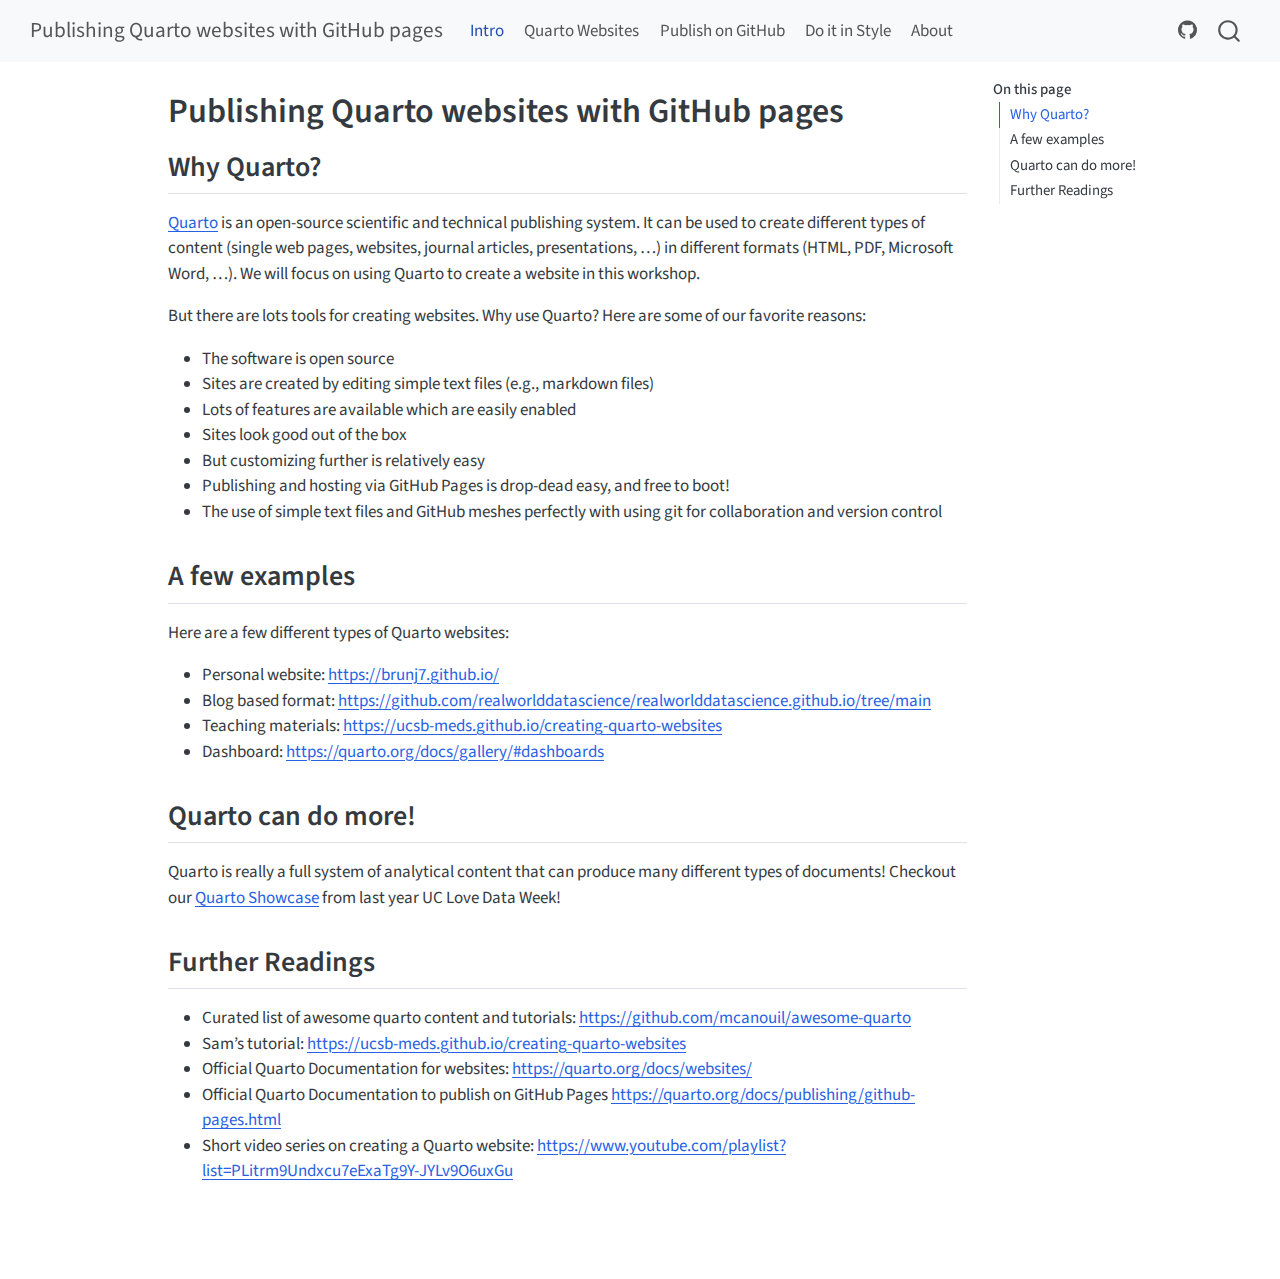
<file: docs/index.html>
<!DOCTYPE html>
<html xmlns="http://www.w3.org/1999/xhtml" lang="en" xml:lang="en"><head>

<meta charset="utf-8">
<meta name="generator" content="quarto-1.8.27">

<meta name="viewport" content="width=device-width, initial-scale=1.0, user-scalable=yes">


<title>Publishing Quarto websites with GitHub pages</title>
<style>
code{white-space: pre-wrap;}
span.smallcaps{font-variant: small-caps;}
div.columns{display: flex; gap: min(4vw, 1.5em);}
div.column{flex: auto; overflow-x: auto;}
div.hanging-indent{margin-left: 1.5em; text-indent: -1.5em;}
ul.task-list{list-style: none;}
ul.task-list li input[type="checkbox"] {
  width: 0.8em;
  margin: 0 0.8em 0.2em -1em; /* quarto-specific, see https://github.com/quarto-dev/quarto-cli/issues/4556 */ 
  vertical-align: middle;
}
</style>


<script src="site_libs/quarto-nav/quarto-nav.js"></script>
<script src="site_libs/quarto-nav/headroom.min.js"></script>
<script src="site_libs/clipboard/clipboard.min.js"></script>
<script src="site_libs/quarto-search/autocomplete.umd.js"></script>
<script src="site_libs/quarto-search/fuse.min.js"></script>
<script src="site_libs/quarto-search/quarto-search.js"></script>
<meta name="quarto:offset" content="./">
<script src="site_libs/quarto-html/quarto.js" type="module"></script>
<script src="site_libs/quarto-html/tabsets/tabsets.js" type="module"></script>
<script src="site_libs/quarto-html/axe/axe-check.js" type="module"></script>
<script src="site_libs/quarto-html/popper.min.js"></script>
<script src="site_libs/quarto-html/tippy.umd.min.js"></script>
<script src="site_libs/quarto-html/anchor.min.js"></script>
<link href="site_libs/quarto-html/tippy.css" rel="stylesheet">
<link href="site_libs/quarto-html/quarto-syntax-highlighting-ed96de9b727972fe78a7b5d16c58bf87.css" rel="stylesheet" id="quarto-text-highlighting-styles">
<script src="site_libs/bootstrap/bootstrap.min.js"></script>
<link href="site_libs/bootstrap/bootstrap-icons.css" rel="stylesheet">
<link href="site_libs/bootstrap/bootstrap-5b4ad623e5705c0698d39aec6f10cf02.min.css" rel="stylesheet" append-hash="true" id="quarto-bootstrap" data-mode="light">
<script id="quarto-search-options" type="application/json">{
  "location": "navbar",
  "copy-button": false,
  "collapse-after": 3,
  "panel-placement": "end",
  "type": "overlay",
  "limit": 50,
  "keyboard-shortcut": [
    "f",
    "/",
    "s"
  ],
  "show-item-context": false,
  "language": {
    "search-no-results-text": "No results",
    "search-matching-documents-text": "matching documents",
    "search-copy-link-title": "Copy link to search",
    "search-hide-matches-text": "Hide additional matches",
    "search-more-match-text": "more match in this document",
    "search-more-matches-text": "more matches in this document",
    "search-clear-button-title": "Clear",
    "search-text-placeholder": "",
    "search-detached-cancel-button-title": "Cancel",
    "search-submit-button-title": "Submit",
    "search-label": "Search"
  }
}</script>


<link rel="stylesheet" href="styles.css">
</head>

<body class="nav-fixed quarto-light">

<div id="quarto-search-results"></div>
  <header id="quarto-header" class="headroom fixed-top">
    <nav class="navbar navbar-expand-lg " data-bs-theme="dark">
      <div class="navbar-container container-fluid">
      <div class="navbar-brand-container mx-auto">
    <a class="navbar-brand" href="./index.html">
    <span class="navbar-title">Publishing Quarto websites with GitHub pages</span>
    </a>
  </div>
            <div id="quarto-search" class="" title="Search"></div>
          <button class="navbar-toggler" type="button" data-bs-toggle="collapse" data-bs-target="#navbarCollapse" aria-controls="navbarCollapse" role="menu" aria-expanded="false" aria-label="Toggle navigation" onclick="if (window.quartoToggleHeadroom) { window.quartoToggleHeadroom(); }">
  <span class="navbar-toggler-icon"></span>
</button>
          <div class="collapse navbar-collapse" id="navbarCollapse">
            <ul class="navbar-nav navbar-nav-scroll me-auto">
  <li class="nav-item">
    <a class="nav-link active" href="./index.html" aria-current="page"> 
<span class="menu-text">Intro</span></a>
  </li>  
  <li class="nav-item">
    <a class="nav-link" href="./intro.html"> 
<span class="menu-text">Quarto Websites</span></a>
  </li>  
  <li class="nav-item">
    <a class="nav-link" href="./github.html"> 
<span class="menu-text">Publish on GitHub</span></a>
  </li>  
  <li class="nav-item">
    <a class="nav-link" href="./customize.html"> 
<span class="menu-text">Do it in Style</span></a>
  </li>  
  <li class="nav-item">
    <a class="nav-link" href="./about.html"> 
<span class="menu-text">About</span></a>
  </li>  
</ul>
            <ul class="navbar-nav navbar-nav-scroll ms-auto">
  <li class="nav-item compact">
    <a class="nav-link" href="https://github.com/UCSB-Library-Research-Data-Services/ucldw26-quarto-websites"> <i class="bi bi-github" role="img">
</i> 
<span class="menu-text"></span></a>
  </li>  
</ul>
          </div> <!-- /navcollapse -->
            <div class="quarto-navbar-tools">
</div>
      </div> <!-- /container-fluid -->
    </nav>
</header>
<!-- content -->
<div id="quarto-content" class="quarto-container page-columns page-rows-contents page-layout-article page-navbar">
<!-- sidebar -->
<!-- margin-sidebar -->
    <div id="quarto-margin-sidebar" class="sidebar margin-sidebar">
        <nav id="TOC" role="doc-toc" class="toc-active">
    <h2 id="toc-title">On this page</h2>
   
  <ul>
  <li><a href="#why-quarto" id="toc-why-quarto" class="nav-link active" data-scroll-target="#why-quarto">Why Quarto?</a></li>
  <li><a href="#a-few-examples" id="toc-a-few-examples" class="nav-link" data-scroll-target="#a-few-examples">A few examples</a></li>
  <li><a href="#quarto-can-do-more" id="toc-quarto-can-do-more" class="nav-link" data-scroll-target="#quarto-can-do-more">Quarto can do more!</a></li>
  <li><a href="#further-readings" id="toc-further-readings" class="nav-link" data-scroll-target="#further-readings">Further Readings</a></li>
  </ul>
</nav>
    </div>
<!-- main -->
<main class="content" id="quarto-document-content">

<header id="title-block-header" class="quarto-title-block default">
<div class="quarto-title">
<h1 class="title">Publishing Quarto websites with GitHub pages</h1>
</div>



<div class="quarto-title-meta">

    
  
    
  </div>
  


</header>


<section id="why-quarto" class="level2">
<h2 class="anchored" data-anchor-id="why-quarto">Why Quarto?</h2>
<p><a href="https://quarto.org">Quarto</a> is an open-source scientific and technical publishing system. It can be used to create different types of content (single web pages, websites, journal articles, presentations, …) in different formats (HTML, PDF, Microsoft Word, …). We will focus on using Quarto to create a website in this workshop.</p>
<p>But there are lots tools for creating websites. Why use Quarto? Here are some of our favorite reasons:</p>
<ul>
<li>The software is open source</li>
<li>Sites are created by editing simple text files (e.g., markdown files)</li>
<li>Lots of features are available which are easily enabled</li>
<li>Sites look good out of the box</li>
<li>But customizing further is relatively easy</li>
<li>Publishing and hosting via GitHub Pages is drop-dead easy, and free to boot!</li>
<li>The use of simple text files and GitHub meshes perfectly with using git for collaboration and version control</li>
</ul>
</section>
<section id="a-few-examples" class="level2">
<h2 class="anchored" data-anchor-id="a-few-examples">A few examples</h2>
<p>Here are a few different types of Quarto websites:</p>
<ul>
<li>Personal website: <a href="https://brunj7.github.io/" class="uri">https://brunj7.github.io/</a></li>
<li>Blog based format: <a href="https://github.com/realworlddatascience/realworlddatascience.github.io/tree/main" class="uri">https://github.com/realworlddatascience/realworlddatascience.github.io/tree/main</a></li>
<li>Teaching materials: <a href="https://ucsb-meds.github.io/creating-quarto-websites" class="uri">https://ucsb-meds.github.io/creating-quarto-websites</a></li>
<li>Dashboard: <a href="https://quarto.org/docs/gallery/#dashboards" class="uri">https://quarto.org/docs/gallery/#dashboards</a></li>
</ul>
</section>
<section id="quarto-can-do-more" class="level2">
<h2 class="anchored" data-anchor-id="quarto-can-do-more">Quarto can do more!</h2>
<p>Quarto is really a full system of analytical content that can produce many different types of documents! Checkout our <a href="https://ucsb-library-research-data-services.github.io/ucldw25-quarto-showcase/quarto_intro.html">Quarto Showcase</a> from last year UC Love Data Week!</p>
</section>
<section id="further-readings" class="level2">
<h2 class="anchored" data-anchor-id="further-readings">Further Readings</h2>
<ul>
<li>Curated list of awesome quarto content and tutorials: <a href="https://github.com/mcanouil/awesome-quarto" class="uri">https://github.com/mcanouil/awesome-quarto</a></li>
<li>Sam’s tutorial: <a href="https://ucsb-meds.github.io/creating-quarto-websites" class="uri">https://ucsb-meds.github.io/creating-quarto-websites</a></li>
<li>Official Quarto Documentation for websites: <a href="https://quarto.org/docs/websites/" class="uri">https://quarto.org/docs/websites/</a></li>
<li>Official Quarto Documentation to publish on GitHub Pages <a href="https://quarto.org/docs/publishing/github-pages.html" class="uri">https://quarto.org/docs/publishing/github-pages.html</a></li>
<li>Short video series on creating a Quarto website: <a href="https://www.youtube.com/playlist?list=PLitrm9Undxcu7eExaTg9Y-JYLv9O6uxGu" class="uri">https://www.youtube.com/playlist?list=PLitrm9Undxcu7eExaTg9Y-JYLv9O6uxGu</a></li>
</ul>


</section>

</main> <!-- /main -->
<script id="quarto-html-after-body" type="application/javascript">
  window.document.addEventListener("DOMContentLoaded", function (event) {
    const icon = "";
    const anchorJS = new window.AnchorJS();
    anchorJS.options = {
      placement: 'right',
      icon: icon
    };
    anchorJS.add('.anchored');
    const isCodeAnnotation = (el) => {
      for (const clz of el.classList) {
        if (clz.startsWith('code-annotation-')) {                     
          return true;
        }
      }
      return false;
    }
    const onCopySuccess = function(e) {
      // button target
      const button = e.trigger;
      // don't keep focus
      button.blur();
      // flash "checked"
      button.classList.add('code-copy-button-checked');
      var currentTitle = button.getAttribute("title");
      button.setAttribute("title", "Copied!");
      let tooltip;
      if (window.bootstrap) {
        button.setAttribute("data-bs-toggle", "tooltip");
        button.setAttribute("data-bs-placement", "left");
        button.setAttribute("data-bs-title", "Copied!");
        tooltip = new bootstrap.Tooltip(button, 
          { trigger: "manual", 
            customClass: "code-copy-button-tooltip",
            offset: [0, -8]});
        tooltip.show();    
      }
      setTimeout(function() {
        if (tooltip) {
          tooltip.hide();
          button.removeAttribute("data-bs-title");
          button.removeAttribute("data-bs-toggle");
          button.removeAttribute("data-bs-placement");
        }
        button.setAttribute("title", currentTitle);
        button.classList.remove('code-copy-button-checked');
      }, 1000);
      // clear code selection
      e.clearSelection();
    }
    const getTextToCopy = function(trigger) {
      const outerScaffold = trigger.parentElement.cloneNode(true);
      const codeEl = outerScaffold.querySelector('code');
      for (const childEl of codeEl.children) {
        if (isCodeAnnotation(childEl)) {
          childEl.remove();
        }
      }
      return codeEl.innerText;
    }
    const clipboard = new window.ClipboardJS('.code-copy-button:not([data-in-quarto-modal])', {
      text: getTextToCopy
    });
    clipboard.on('success', onCopySuccess);
    if (window.document.getElementById('quarto-embedded-source-code-modal')) {
      const clipboardModal = new window.ClipboardJS('.code-copy-button[data-in-quarto-modal]', {
        text: getTextToCopy,
        container: window.document.getElementById('quarto-embedded-source-code-modal')
      });
      clipboardModal.on('success', onCopySuccess);
    }
      var localhostRegex = new RegExp(/^(?:http|https):\/\/localhost\:?[0-9]*\//);
      var mailtoRegex = new RegExp(/^mailto:/);
        var filterRegex = new RegExp('/' + window.location.host + '/');
      var isInternal = (href) => {
          return filterRegex.test(href) || localhostRegex.test(href) || mailtoRegex.test(href);
      }
      // Inspect non-navigation links and adorn them if external
     var links = window.document.querySelectorAll('a[href]:not(.nav-link):not(.navbar-brand):not(.toc-action):not(.sidebar-link):not(.sidebar-item-toggle):not(.pagination-link):not(.no-external):not([aria-hidden]):not(.dropdown-item):not(.quarto-navigation-tool):not(.about-link)');
      for (var i=0; i<links.length; i++) {
        const link = links[i];
        if (!isInternal(link.href)) {
          // undo the damage that might have been done by quarto-nav.js in the case of
          // links that we want to consider external
          if (link.dataset.originalHref !== undefined) {
            link.href = link.dataset.originalHref;
          }
        }
      }
    function tippyHover(el, contentFn, onTriggerFn, onUntriggerFn) {
      const config = {
        allowHTML: true,
        maxWidth: 500,
        delay: 100,
        arrow: false,
        appendTo: function(el) {
            return el.parentElement;
        },
        interactive: true,
        interactiveBorder: 10,
        theme: 'quarto',
        placement: 'bottom-start',
      };
      if (contentFn) {
        config.content = contentFn;
      }
      if (onTriggerFn) {
        config.onTrigger = onTriggerFn;
      }
      if (onUntriggerFn) {
        config.onUntrigger = onUntriggerFn;
      }
      window.tippy(el, config); 
    }
    const noterefs = window.document.querySelectorAll('a[role="doc-noteref"]');
    for (var i=0; i<noterefs.length; i++) {
      const ref = noterefs[i];
      tippyHover(ref, function() {
        // use id or data attribute instead here
        let href = ref.getAttribute('data-footnote-href') || ref.getAttribute('href');
        try { href = new URL(href).hash; } catch {}
        const id = href.replace(/^#\/?/, "");
        const note = window.document.getElementById(id);
        if (note) {
          return note.innerHTML;
        } else {
          return "";
        }
      });
    }
    const xrefs = window.document.querySelectorAll('a.quarto-xref');
    const processXRef = (id, note) => {
      // Strip column container classes
      const stripColumnClz = (el) => {
        el.classList.remove("page-full", "page-columns");
        if (el.children) {
          for (const child of el.children) {
            stripColumnClz(child);
          }
        }
      }
      stripColumnClz(note)
      if (id === null || id.startsWith('sec-')) {
        // Special case sections, only their first couple elements
        const container = document.createElement("div");
        if (note.children && note.children.length > 2) {
          container.appendChild(note.children[0].cloneNode(true));
          for (let i = 1; i < note.children.length; i++) {
            const child = note.children[i];
            if (child.tagName === "P" && child.innerText === "") {
              continue;
            } else {
              container.appendChild(child.cloneNode(true));
              break;
            }
          }
          if (window.Quarto?.typesetMath) {
            window.Quarto.typesetMath(container);
          }
          return container.innerHTML
        } else {
          if (window.Quarto?.typesetMath) {
            window.Quarto.typesetMath(note);
          }
          return note.innerHTML;
        }
      } else {
        // Remove any anchor links if they are present
        const anchorLink = note.querySelector('a.anchorjs-link');
        if (anchorLink) {
          anchorLink.remove();
        }
        if (window.Quarto?.typesetMath) {
          window.Quarto.typesetMath(note);
        }
        if (note.classList.contains("callout")) {
          return note.outerHTML;
        } else {
          return note.innerHTML;
        }
      }
    }
    for (var i=0; i<xrefs.length; i++) {
      const xref = xrefs[i];
      tippyHover(xref, undefined, function(instance) {
        instance.disable();
        let url = xref.getAttribute('href');
        let hash = undefined; 
        if (url.startsWith('#')) {
          hash = url;
        } else {
          try { hash = new URL(url).hash; } catch {}
        }
        if (hash) {
          const id = hash.replace(/^#\/?/, "");
          const note = window.document.getElementById(id);
          if (note !== null) {
            try {
              const html = processXRef(id, note.cloneNode(true));
              instance.setContent(html);
            } finally {
              instance.enable();
              instance.show();
            }
          } else {
            // See if we can fetch this
            fetch(url.split('#')[0])
            .then(res => res.text())
            .then(html => {
              const parser = new DOMParser();
              const htmlDoc = parser.parseFromString(html, "text/html");
              const note = htmlDoc.getElementById(id);
              if (note !== null) {
                const html = processXRef(id, note);
                instance.setContent(html);
              } 
            }).finally(() => {
              instance.enable();
              instance.show();
            });
          }
        } else {
          // See if we can fetch a full url (with no hash to target)
          // This is a special case and we should probably do some content thinning / targeting
          fetch(url)
          .then(res => res.text())
          .then(html => {
            const parser = new DOMParser();
            const htmlDoc = parser.parseFromString(html, "text/html");
            const note = htmlDoc.querySelector('main.content');
            if (note !== null) {
              // This should only happen for chapter cross references
              // (since there is no id in the URL)
              // remove the first header
              if (note.children.length > 0 && note.children[0].tagName === "HEADER") {
                note.children[0].remove();
              }
              const html = processXRef(null, note);
              instance.setContent(html);
            } 
          }).finally(() => {
            instance.enable();
            instance.show();
          });
        }
      }, function(instance) {
      });
    }
        let selectedAnnoteEl;
        const selectorForAnnotation = ( cell, annotation) => {
          let cellAttr = 'data-code-cell="' + cell + '"';
          let lineAttr = 'data-code-annotation="' +  annotation + '"';
          const selector = 'span[' + cellAttr + '][' + lineAttr + ']';
          return selector;
        }
        const selectCodeLines = (annoteEl) => {
          const doc = window.document;
          const targetCell = annoteEl.getAttribute("data-target-cell");
          const targetAnnotation = annoteEl.getAttribute("data-target-annotation");
          const annoteSpan = window.document.querySelector(selectorForAnnotation(targetCell, targetAnnotation));
          const lines = annoteSpan.getAttribute("data-code-lines").split(",");
          const lineIds = lines.map((line) => {
            return targetCell + "-" + line;
          })
          let top = null;
          let height = null;
          let parent = null;
          if (lineIds.length > 0) {
              //compute the position of the single el (top and bottom and make a div)
              const el = window.document.getElementById(lineIds[0]);
              top = el.offsetTop;
              height = el.offsetHeight;
              parent = el.parentElement.parentElement;
            if (lineIds.length > 1) {
              const lastEl = window.document.getElementById(lineIds[lineIds.length - 1]);
              const bottom = lastEl.offsetTop + lastEl.offsetHeight;
              height = bottom - top;
            }
            if (top !== null && height !== null && parent !== null) {
              // cook up a div (if necessary) and position it 
              let div = window.document.getElementById("code-annotation-line-highlight");
              if (div === null) {
                div = window.document.createElement("div");
                div.setAttribute("id", "code-annotation-line-highlight");
                div.style.position = 'absolute';
                parent.appendChild(div);
              }
              div.style.top = top - 2 + "px";
              div.style.height = height + 4 + "px";
              div.style.left = 0;
              let gutterDiv = window.document.getElementById("code-annotation-line-highlight-gutter");
              if (gutterDiv === null) {
                gutterDiv = window.document.createElement("div");
                gutterDiv.setAttribute("id", "code-annotation-line-highlight-gutter");
                gutterDiv.style.position = 'absolute';
                const codeCell = window.document.getElementById(targetCell);
                const gutter = codeCell.querySelector('.code-annotation-gutter');
                gutter.appendChild(gutterDiv);
              }
              gutterDiv.style.top = top - 2 + "px";
              gutterDiv.style.height = height + 4 + "px";
            }
            selectedAnnoteEl = annoteEl;
          }
        };
        const unselectCodeLines = () => {
          const elementsIds = ["code-annotation-line-highlight", "code-annotation-line-highlight-gutter"];
          elementsIds.forEach((elId) => {
            const div = window.document.getElementById(elId);
            if (div) {
              div.remove();
            }
          });
          selectedAnnoteEl = undefined;
        };
          // Handle positioning of the toggle
      window.addEventListener(
        "resize",
        throttle(() => {
          elRect = undefined;
          if (selectedAnnoteEl) {
            selectCodeLines(selectedAnnoteEl);
          }
        }, 10)
      );
      function throttle(fn, ms) {
      let throttle = false;
      let timer;
        return (...args) => {
          if(!throttle) { // first call gets through
              fn.apply(this, args);
              throttle = true;
          } else { // all the others get throttled
              if(timer) clearTimeout(timer); // cancel #2
              timer = setTimeout(() => {
                fn.apply(this, args);
                timer = throttle = false;
              }, ms);
          }
        };
      }
        // Attach click handler to the DT
        const annoteDls = window.document.querySelectorAll('dt[data-target-cell]');
        for (const annoteDlNode of annoteDls) {
          annoteDlNode.addEventListener('click', (event) => {
            const clickedEl = event.target;
            if (clickedEl !== selectedAnnoteEl) {
              unselectCodeLines();
              const activeEl = window.document.querySelector('dt[data-target-cell].code-annotation-active');
              if (activeEl) {
                activeEl.classList.remove('code-annotation-active');
              }
              selectCodeLines(clickedEl);
              clickedEl.classList.add('code-annotation-active');
            } else {
              // Unselect the line
              unselectCodeLines();
              clickedEl.classList.remove('code-annotation-active');
            }
          });
        }
    const findCites = (el) => {
      const parentEl = el.parentElement;
      if (parentEl) {
        const cites = parentEl.dataset.cites;
        if (cites) {
          return {
            el,
            cites: cites.split(' ')
          };
        } else {
          return findCites(el.parentElement)
        }
      } else {
        return undefined;
      }
    };
    var bibliorefs = window.document.querySelectorAll('a[role="doc-biblioref"]');
    for (var i=0; i<bibliorefs.length; i++) {
      const ref = bibliorefs[i];
      const citeInfo = findCites(ref);
      if (citeInfo) {
        tippyHover(citeInfo.el, function() {
          var popup = window.document.createElement('div');
          citeInfo.cites.forEach(function(cite) {
            var citeDiv = window.document.createElement('div');
            citeDiv.classList.add('hanging-indent');
            citeDiv.classList.add('csl-entry');
            var biblioDiv = window.document.getElementById('ref-' + cite);
            if (biblioDiv) {
              citeDiv.innerHTML = biblioDiv.innerHTML;
            }
            popup.appendChild(citeDiv);
          });
          return popup.innerHTML;
        });
      }
    }
  });
  </script>
</div> <!-- /content -->




</body></html>
</file>
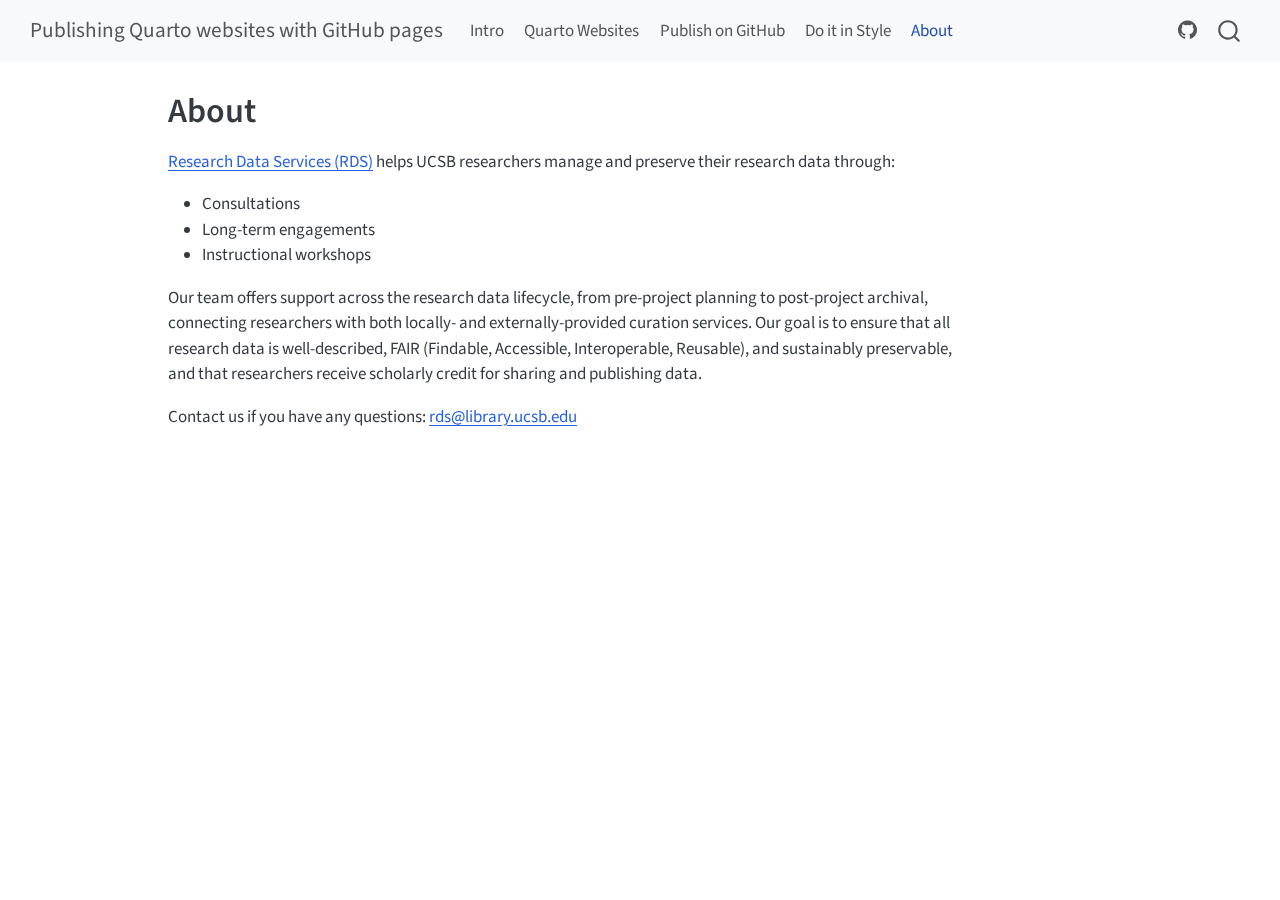
<file: docs/about.html>
<!DOCTYPE html>
<html xmlns="http://www.w3.org/1999/xhtml" lang="en" xml:lang="en"><head>

<meta charset="utf-8">
<meta name="generator" content="quarto-1.8.27">

<meta name="viewport" content="width=device-width, initial-scale=1.0, user-scalable=yes">


<title>About – Publishing Quarto websites with GitHub pages</title>
<style>
code{white-space: pre-wrap;}
span.smallcaps{font-variant: small-caps;}
div.columns{display: flex; gap: min(4vw, 1.5em);}
div.column{flex: auto; overflow-x: auto;}
div.hanging-indent{margin-left: 1.5em; text-indent: -1.5em;}
ul.task-list{list-style: none;}
ul.task-list li input[type="checkbox"] {
  width: 0.8em;
  margin: 0 0.8em 0.2em -1em; /* quarto-specific, see https://github.com/quarto-dev/quarto-cli/issues/4556 */ 
  vertical-align: middle;
}
</style>


<script src="site_libs/quarto-nav/quarto-nav.js"></script>
<script src="site_libs/quarto-nav/headroom.min.js"></script>
<script src="site_libs/clipboard/clipboard.min.js"></script>
<script src="site_libs/quarto-search/autocomplete.umd.js"></script>
<script src="site_libs/quarto-search/fuse.min.js"></script>
<script src="site_libs/quarto-search/quarto-search.js"></script>
<meta name="quarto:offset" content="./">
<script src="site_libs/quarto-html/quarto.js" type="module"></script>
<script src="site_libs/quarto-html/tabsets/tabsets.js" type="module"></script>
<script src="site_libs/quarto-html/axe/axe-check.js" type="module"></script>
<script src="site_libs/quarto-html/popper.min.js"></script>
<script src="site_libs/quarto-html/tippy.umd.min.js"></script>
<script src="site_libs/quarto-html/anchor.min.js"></script>
<link href="site_libs/quarto-html/tippy.css" rel="stylesheet">
<link href="site_libs/quarto-html/quarto-syntax-highlighting-ed96de9b727972fe78a7b5d16c58bf87.css" rel="stylesheet" id="quarto-text-highlighting-styles">
<script src="site_libs/bootstrap/bootstrap.min.js"></script>
<link href="site_libs/bootstrap/bootstrap-icons.css" rel="stylesheet">
<link href="site_libs/bootstrap/bootstrap-5b4ad623e5705c0698d39aec6f10cf02.min.css" rel="stylesheet" append-hash="true" id="quarto-bootstrap" data-mode="light">
<script id="quarto-search-options" type="application/json">{
  "location": "navbar",
  "copy-button": false,
  "collapse-after": 3,
  "panel-placement": "end",
  "type": "overlay",
  "limit": 50,
  "keyboard-shortcut": [
    "f",
    "/",
    "s"
  ],
  "show-item-context": false,
  "language": {
    "search-no-results-text": "No results",
    "search-matching-documents-text": "matching documents",
    "search-copy-link-title": "Copy link to search",
    "search-hide-matches-text": "Hide additional matches",
    "search-more-match-text": "more match in this document",
    "search-more-matches-text": "more matches in this document",
    "search-clear-button-title": "Clear",
    "search-text-placeholder": "",
    "search-detached-cancel-button-title": "Cancel",
    "search-submit-button-title": "Submit",
    "search-label": "Search"
  }
}</script>


<link rel="stylesheet" href="styles.css">
</head>

<body class="nav-fixed quarto-light">

<div id="quarto-search-results"></div>
  <header id="quarto-header" class="headroom fixed-top">
    <nav class="navbar navbar-expand-lg " data-bs-theme="dark">
      <div class="navbar-container container-fluid">
      <div class="navbar-brand-container mx-auto">
    <a class="navbar-brand" href="./index.html">
    <span class="navbar-title">Publishing Quarto websites with GitHub pages</span>
    </a>
  </div>
            <div id="quarto-search" class="" title="Search"></div>
          <button class="navbar-toggler" type="button" data-bs-toggle="collapse" data-bs-target="#navbarCollapse" aria-controls="navbarCollapse" role="menu" aria-expanded="false" aria-label="Toggle navigation" onclick="if (window.quartoToggleHeadroom) { window.quartoToggleHeadroom(); }">
  <span class="navbar-toggler-icon"></span>
</button>
          <div class="collapse navbar-collapse" id="navbarCollapse">
            <ul class="navbar-nav navbar-nav-scroll me-auto">
  <li class="nav-item">
    <a class="nav-link" href="./index.html"> 
<span class="menu-text">Intro</span></a>
  </li>  
  <li class="nav-item">
    <a class="nav-link" href="./intro.html"> 
<span class="menu-text">Quarto Websites</span></a>
  </li>  
  <li class="nav-item">
    <a class="nav-link" href="./github.html"> 
<span class="menu-text">Publish on GitHub</span></a>
  </li>  
  <li class="nav-item">
    <a class="nav-link" href="./customize.html"> 
<span class="menu-text">Do it in Style</span></a>
  </li>  
  <li class="nav-item">
    <a class="nav-link active" href="./about.html" aria-current="page"> 
<span class="menu-text">About</span></a>
  </li>  
</ul>
            <ul class="navbar-nav navbar-nav-scroll ms-auto">
  <li class="nav-item compact">
    <a class="nav-link" href="https://github.com/UCSB-Library-Research-Data-Services/ucldw26-quarto-websites"> <i class="bi bi-github" role="img">
</i> 
<span class="menu-text"></span></a>
  </li>  
</ul>
          </div> <!-- /navcollapse -->
            <div class="quarto-navbar-tools">
</div>
      </div> <!-- /container-fluid -->
    </nav>
</header>
<!-- content -->
<div id="quarto-content" class="quarto-container page-columns page-rows-contents page-layout-article page-navbar">
<!-- sidebar -->
<!-- margin-sidebar -->
    <div id="quarto-margin-sidebar" class="sidebar margin-sidebar zindex-bottom">
        
    </div>
<!-- main -->
<main class="content" id="quarto-document-content">

<header id="title-block-header" class="quarto-title-block default">
<div class="quarto-title">
<h1 class="title">About</h1>
</div>



<div class="quarto-title-meta">

    
  
    
  </div>
  


</header>


<p><a href="https://www.library.ucsb.edu/research-data-services">Research Data Services (RDS)</a> helps UCSB researchers manage and preserve their research data through:</p>
<ul>
<li>Consultations</li>
<li>Long-term engagements</li>
<li>Instructional workshops</li>
</ul>
<p>Our team offers support across the research data lifecycle, from pre-project planning to post-project archival, connecting researchers with both locally- and externally-provided curation services. Our goal is to ensure that all research data is well-described, FAIR (Findable, Accessible, Interoperable, Reusable), and sustainably preservable, and that researchers receive scholarly credit for sharing and publishing data.</p>
<p>Contact us if you have any questions: <a href="mailto:rds@library.ucsb.edu" class="email">rds@library.ucsb.edu</a></p>



</main> <!-- /main -->
<script id="quarto-html-after-body" type="application/javascript">
  window.document.addEventListener("DOMContentLoaded", function (event) {
    const icon = "";
    const anchorJS = new window.AnchorJS();
    anchorJS.options = {
      placement: 'right',
      icon: icon
    };
    anchorJS.add('.anchored');
    const isCodeAnnotation = (el) => {
      for (const clz of el.classList) {
        if (clz.startsWith('code-annotation-')) {                     
          return true;
        }
      }
      return false;
    }
    const onCopySuccess = function(e) {
      // button target
      const button = e.trigger;
      // don't keep focus
      button.blur();
      // flash "checked"
      button.classList.add('code-copy-button-checked');
      var currentTitle = button.getAttribute("title");
      button.setAttribute("title", "Copied!");
      let tooltip;
      if (window.bootstrap) {
        button.setAttribute("data-bs-toggle", "tooltip");
        button.setAttribute("data-bs-placement", "left");
        button.setAttribute("data-bs-title", "Copied!");
        tooltip = new bootstrap.Tooltip(button, 
          { trigger: "manual", 
            customClass: "code-copy-button-tooltip",
            offset: [0, -8]});
        tooltip.show();    
      }
      setTimeout(function() {
        if (tooltip) {
          tooltip.hide();
          button.removeAttribute("data-bs-title");
          button.removeAttribute("data-bs-toggle");
          button.removeAttribute("data-bs-placement");
        }
        button.setAttribute("title", currentTitle);
        button.classList.remove('code-copy-button-checked');
      }, 1000);
      // clear code selection
      e.clearSelection();
    }
    const getTextToCopy = function(trigger) {
      const outerScaffold = trigger.parentElement.cloneNode(true);
      const codeEl = outerScaffold.querySelector('code');
      for (const childEl of codeEl.children) {
        if (isCodeAnnotation(childEl)) {
          childEl.remove();
        }
      }
      return codeEl.innerText;
    }
    const clipboard = new window.ClipboardJS('.code-copy-button:not([data-in-quarto-modal])', {
      text: getTextToCopy
    });
    clipboard.on('success', onCopySuccess);
    if (window.document.getElementById('quarto-embedded-source-code-modal')) {
      const clipboardModal = new window.ClipboardJS('.code-copy-button[data-in-quarto-modal]', {
        text: getTextToCopy,
        container: window.document.getElementById('quarto-embedded-source-code-modal')
      });
      clipboardModal.on('success', onCopySuccess);
    }
      var localhostRegex = new RegExp(/^(?:http|https):\/\/localhost\:?[0-9]*\//);
      var mailtoRegex = new RegExp(/^mailto:/);
        var filterRegex = new RegExp('/' + window.location.host + '/');
      var isInternal = (href) => {
          return filterRegex.test(href) || localhostRegex.test(href) || mailtoRegex.test(href);
      }
      // Inspect non-navigation links and adorn them if external
     var links = window.document.querySelectorAll('a[href]:not(.nav-link):not(.navbar-brand):not(.toc-action):not(.sidebar-link):not(.sidebar-item-toggle):not(.pagination-link):not(.no-external):not([aria-hidden]):not(.dropdown-item):not(.quarto-navigation-tool):not(.about-link)');
      for (var i=0; i<links.length; i++) {
        const link = links[i];
        if (!isInternal(link.href)) {
          // undo the damage that might have been done by quarto-nav.js in the case of
          // links that we want to consider external
          if (link.dataset.originalHref !== undefined) {
            link.href = link.dataset.originalHref;
          }
        }
      }
    function tippyHover(el, contentFn, onTriggerFn, onUntriggerFn) {
      const config = {
        allowHTML: true,
        maxWidth: 500,
        delay: 100,
        arrow: false,
        appendTo: function(el) {
            return el.parentElement;
        },
        interactive: true,
        interactiveBorder: 10,
        theme: 'quarto',
        placement: 'bottom-start',
      };
      if (contentFn) {
        config.content = contentFn;
      }
      if (onTriggerFn) {
        config.onTrigger = onTriggerFn;
      }
      if (onUntriggerFn) {
        config.onUntrigger = onUntriggerFn;
      }
      window.tippy(el, config); 
    }
    const noterefs = window.document.querySelectorAll('a[role="doc-noteref"]');
    for (var i=0; i<noterefs.length; i++) {
      const ref = noterefs[i];
      tippyHover(ref, function() {
        // use id or data attribute instead here
        let href = ref.getAttribute('data-footnote-href') || ref.getAttribute('href');
        try { href = new URL(href).hash; } catch {}
        const id = href.replace(/^#\/?/, "");
        const note = window.document.getElementById(id);
        if (note) {
          return note.innerHTML;
        } else {
          return "";
        }
      });
    }
    const xrefs = window.document.querySelectorAll('a.quarto-xref');
    const processXRef = (id, note) => {
      // Strip column container classes
      const stripColumnClz = (el) => {
        el.classList.remove("page-full", "page-columns");
        if (el.children) {
          for (const child of el.children) {
            stripColumnClz(child);
          }
        }
      }
      stripColumnClz(note)
      if (id === null || id.startsWith('sec-')) {
        // Special case sections, only their first couple elements
        const container = document.createElement("div");
        if (note.children && note.children.length > 2) {
          container.appendChild(note.children[0].cloneNode(true));
          for (let i = 1; i < note.children.length; i++) {
            const child = note.children[i];
            if (child.tagName === "P" && child.innerText === "") {
              continue;
            } else {
              container.appendChild(child.cloneNode(true));
              break;
            }
          }
          if (window.Quarto?.typesetMath) {
            window.Quarto.typesetMath(container);
          }
          return container.innerHTML
        } else {
          if (window.Quarto?.typesetMath) {
            window.Quarto.typesetMath(note);
          }
          return note.innerHTML;
        }
      } else {
        // Remove any anchor links if they are present
        const anchorLink = note.querySelector('a.anchorjs-link');
        if (anchorLink) {
          anchorLink.remove();
        }
        if (window.Quarto?.typesetMath) {
          window.Quarto.typesetMath(note);
        }
        if (note.classList.contains("callout")) {
          return note.outerHTML;
        } else {
          return note.innerHTML;
        }
      }
    }
    for (var i=0; i<xrefs.length; i++) {
      const xref = xrefs[i];
      tippyHover(xref, undefined, function(instance) {
        instance.disable();
        let url = xref.getAttribute('href');
        let hash = undefined; 
        if (url.startsWith('#')) {
          hash = url;
        } else {
          try { hash = new URL(url).hash; } catch {}
        }
        if (hash) {
          const id = hash.replace(/^#\/?/, "");
          const note = window.document.getElementById(id);
          if (note !== null) {
            try {
              const html = processXRef(id, note.cloneNode(true));
              instance.setContent(html);
            } finally {
              instance.enable();
              instance.show();
            }
          } else {
            // See if we can fetch this
            fetch(url.split('#')[0])
            .then(res => res.text())
            .then(html => {
              const parser = new DOMParser();
              const htmlDoc = parser.parseFromString(html, "text/html");
              const note = htmlDoc.getElementById(id);
              if (note !== null) {
                const html = processXRef(id, note);
                instance.setContent(html);
              } 
            }).finally(() => {
              instance.enable();
              instance.show();
            });
          }
        } else {
          // See if we can fetch a full url (with no hash to target)
          // This is a special case and we should probably do some content thinning / targeting
          fetch(url)
          .then(res => res.text())
          .then(html => {
            const parser = new DOMParser();
            const htmlDoc = parser.parseFromString(html, "text/html");
            const note = htmlDoc.querySelector('main.content');
            if (note !== null) {
              // This should only happen for chapter cross references
              // (since there is no id in the URL)
              // remove the first header
              if (note.children.length > 0 && note.children[0].tagName === "HEADER") {
                note.children[0].remove();
              }
              const html = processXRef(null, note);
              instance.setContent(html);
            } 
          }).finally(() => {
            instance.enable();
            instance.show();
          });
        }
      }, function(instance) {
      });
    }
        let selectedAnnoteEl;
        const selectorForAnnotation = ( cell, annotation) => {
          let cellAttr = 'data-code-cell="' + cell + '"';
          let lineAttr = 'data-code-annotation="' +  annotation + '"';
          const selector = 'span[' + cellAttr + '][' + lineAttr + ']';
          return selector;
        }
        const selectCodeLines = (annoteEl) => {
          const doc = window.document;
          const targetCell = annoteEl.getAttribute("data-target-cell");
          const targetAnnotation = annoteEl.getAttribute("data-target-annotation");
          const annoteSpan = window.document.querySelector(selectorForAnnotation(targetCell, targetAnnotation));
          const lines = annoteSpan.getAttribute("data-code-lines").split(",");
          const lineIds = lines.map((line) => {
            return targetCell + "-" + line;
          })
          let top = null;
          let height = null;
          let parent = null;
          if (lineIds.length > 0) {
              //compute the position of the single el (top and bottom and make a div)
              const el = window.document.getElementById(lineIds[0]);
              top = el.offsetTop;
              height = el.offsetHeight;
              parent = el.parentElement.parentElement;
            if (lineIds.length > 1) {
              const lastEl = window.document.getElementById(lineIds[lineIds.length - 1]);
              const bottom = lastEl.offsetTop + lastEl.offsetHeight;
              height = bottom - top;
            }
            if (top !== null && height !== null && parent !== null) {
              // cook up a div (if necessary) and position it 
              let div = window.document.getElementById("code-annotation-line-highlight");
              if (div === null) {
                div = window.document.createElement("div");
                div.setAttribute("id", "code-annotation-line-highlight");
                div.style.position = 'absolute';
                parent.appendChild(div);
              }
              div.style.top = top - 2 + "px";
              div.style.height = height + 4 + "px";
              div.style.left = 0;
              let gutterDiv = window.document.getElementById("code-annotation-line-highlight-gutter");
              if (gutterDiv === null) {
                gutterDiv = window.document.createElement("div");
                gutterDiv.setAttribute("id", "code-annotation-line-highlight-gutter");
                gutterDiv.style.position = 'absolute';
                const codeCell = window.document.getElementById(targetCell);
                const gutter = codeCell.querySelector('.code-annotation-gutter');
                gutter.appendChild(gutterDiv);
              }
              gutterDiv.style.top = top - 2 + "px";
              gutterDiv.style.height = height + 4 + "px";
            }
            selectedAnnoteEl = annoteEl;
          }
        };
        const unselectCodeLines = () => {
          const elementsIds = ["code-annotation-line-highlight", "code-annotation-line-highlight-gutter"];
          elementsIds.forEach((elId) => {
            const div = window.document.getElementById(elId);
            if (div) {
              div.remove();
            }
          });
          selectedAnnoteEl = undefined;
        };
          // Handle positioning of the toggle
      window.addEventListener(
        "resize",
        throttle(() => {
          elRect = undefined;
          if (selectedAnnoteEl) {
            selectCodeLines(selectedAnnoteEl);
          }
        }, 10)
      );
      function throttle(fn, ms) {
      let throttle = false;
      let timer;
        return (...args) => {
          if(!throttle) { // first call gets through
              fn.apply(this, args);
              throttle = true;
          } else { // all the others get throttled
              if(timer) clearTimeout(timer); // cancel #2
              timer = setTimeout(() => {
                fn.apply(this, args);
                timer = throttle = false;
              }, ms);
          }
        };
      }
        // Attach click handler to the DT
        const annoteDls = window.document.querySelectorAll('dt[data-target-cell]');
        for (const annoteDlNode of annoteDls) {
          annoteDlNode.addEventListener('click', (event) => {
            const clickedEl = event.target;
            if (clickedEl !== selectedAnnoteEl) {
              unselectCodeLines();
              const activeEl = window.document.querySelector('dt[data-target-cell].code-annotation-active');
              if (activeEl) {
                activeEl.classList.remove('code-annotation-active');
              }
              selectCodeLines(clickedEl);
              clickedEl.classList.add('code-annotation-active');
            } else {
              // Unselect the line
              unselectCodeLines();
              clickedEl.classList.remove('code-annotation-active');
            }
          });
        }
    const findCites = (el) => {
      const parentEl = el.parentElement;
      if (parentEl) {
        const cites = parentEl.dataset.cites;
        if (cites) {
          return {
            el,
            cites: cites.split(' ')
          };
        } else {
          return findCites(el.parentElement)
        }
      } else {
        return undefined;
      }
    };
    var bibliorefs = window.document.querySelectorAll('a[role="doc-biblioref"]');
    for (var i=0; i<bibliorefs.length; i++) {
      const ref = bibliorefs[i];
      const citeInfo = findCites(ref);
      if (citeInfo) {
        tippyHover(citeInfo.el, function() {
          var popup = window.document.createElement('div');
          citeInfo.cites.forEach(function(cite) {
            var citeDiv = window.document.createElement('div');
            citeDiv.classList.add('hanging-indent');
            citeDiv.classList.add('csl-entry');
            var biblioDiv = window.document.getElementById('ref-' + cite);
            if (biblioDiv) {
              citeDiv.innerHTML = biblioDiv.innerHTML;
            }
            popup.appendChild(citeDiv);
          });
          return popup.innerHTML;
        });
      }
    }
  });
  </script>
</div> <!-- /content -->




</body></html>
</file>
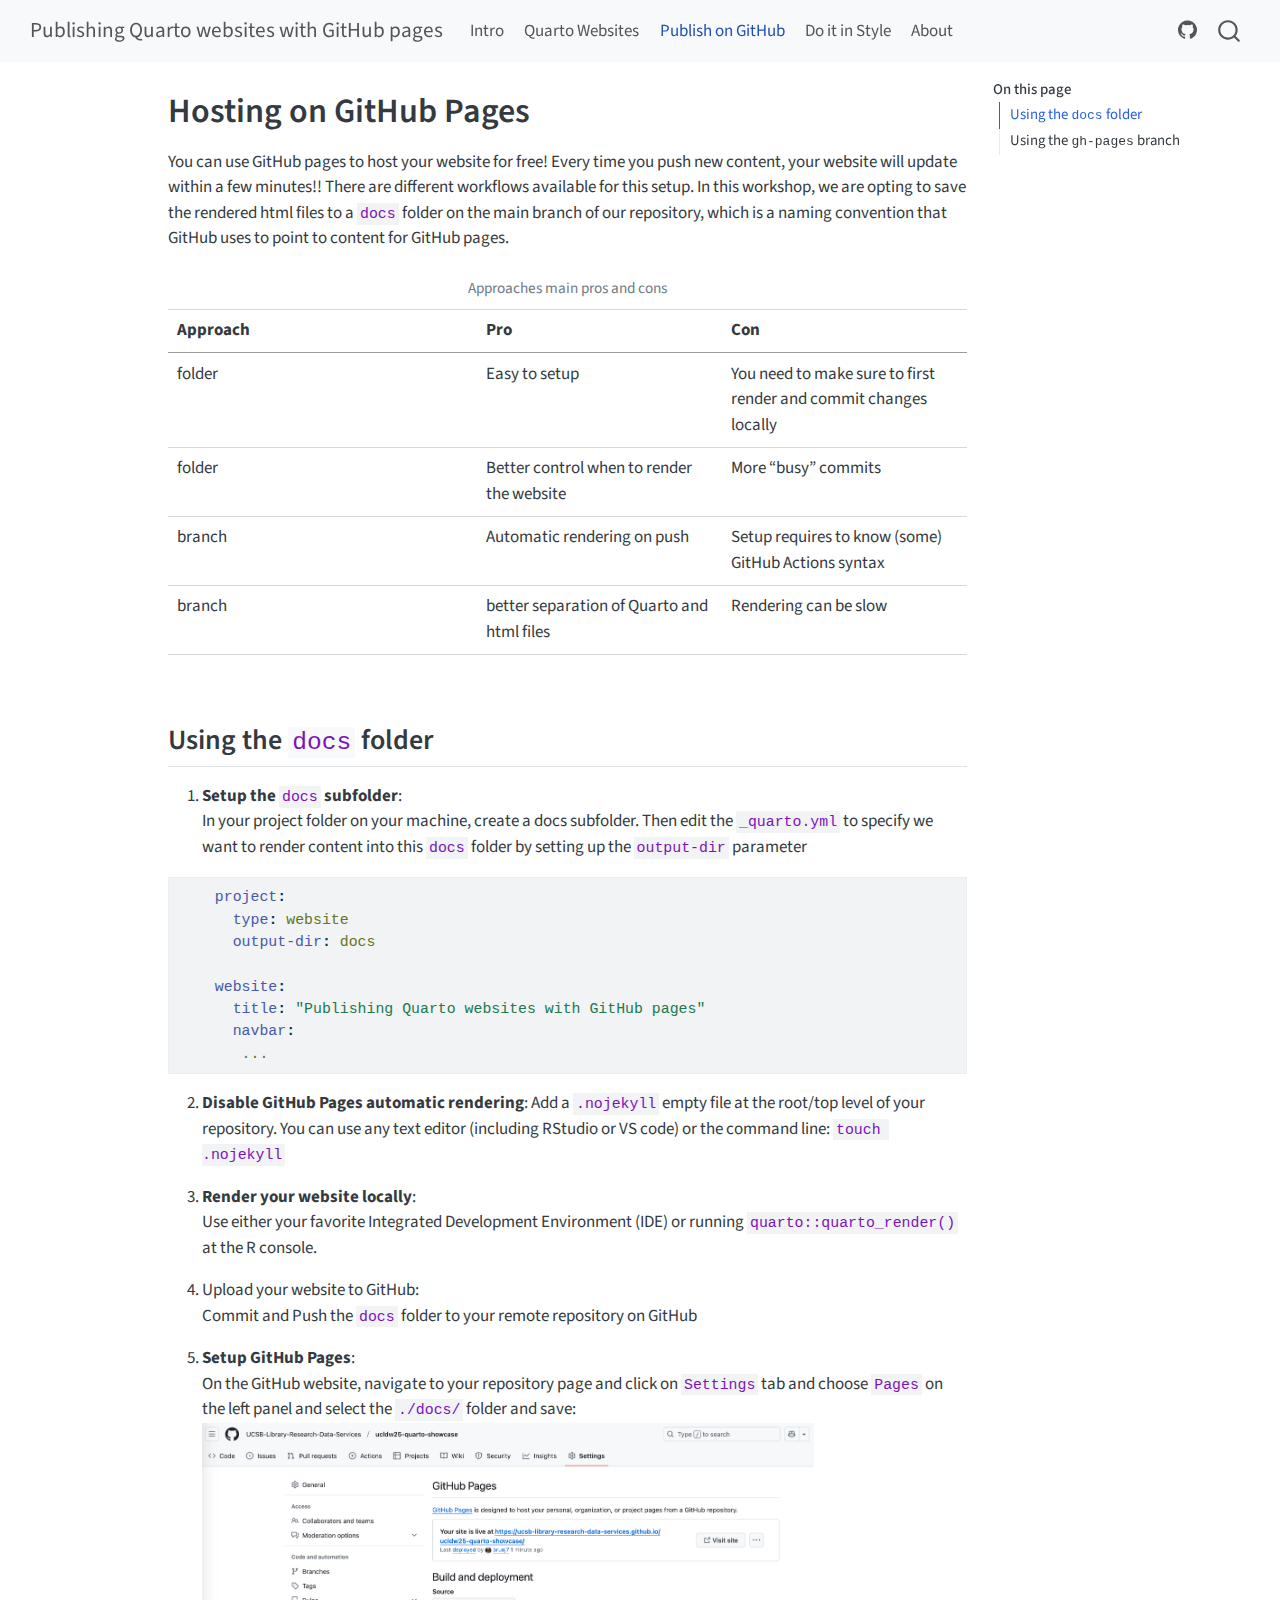
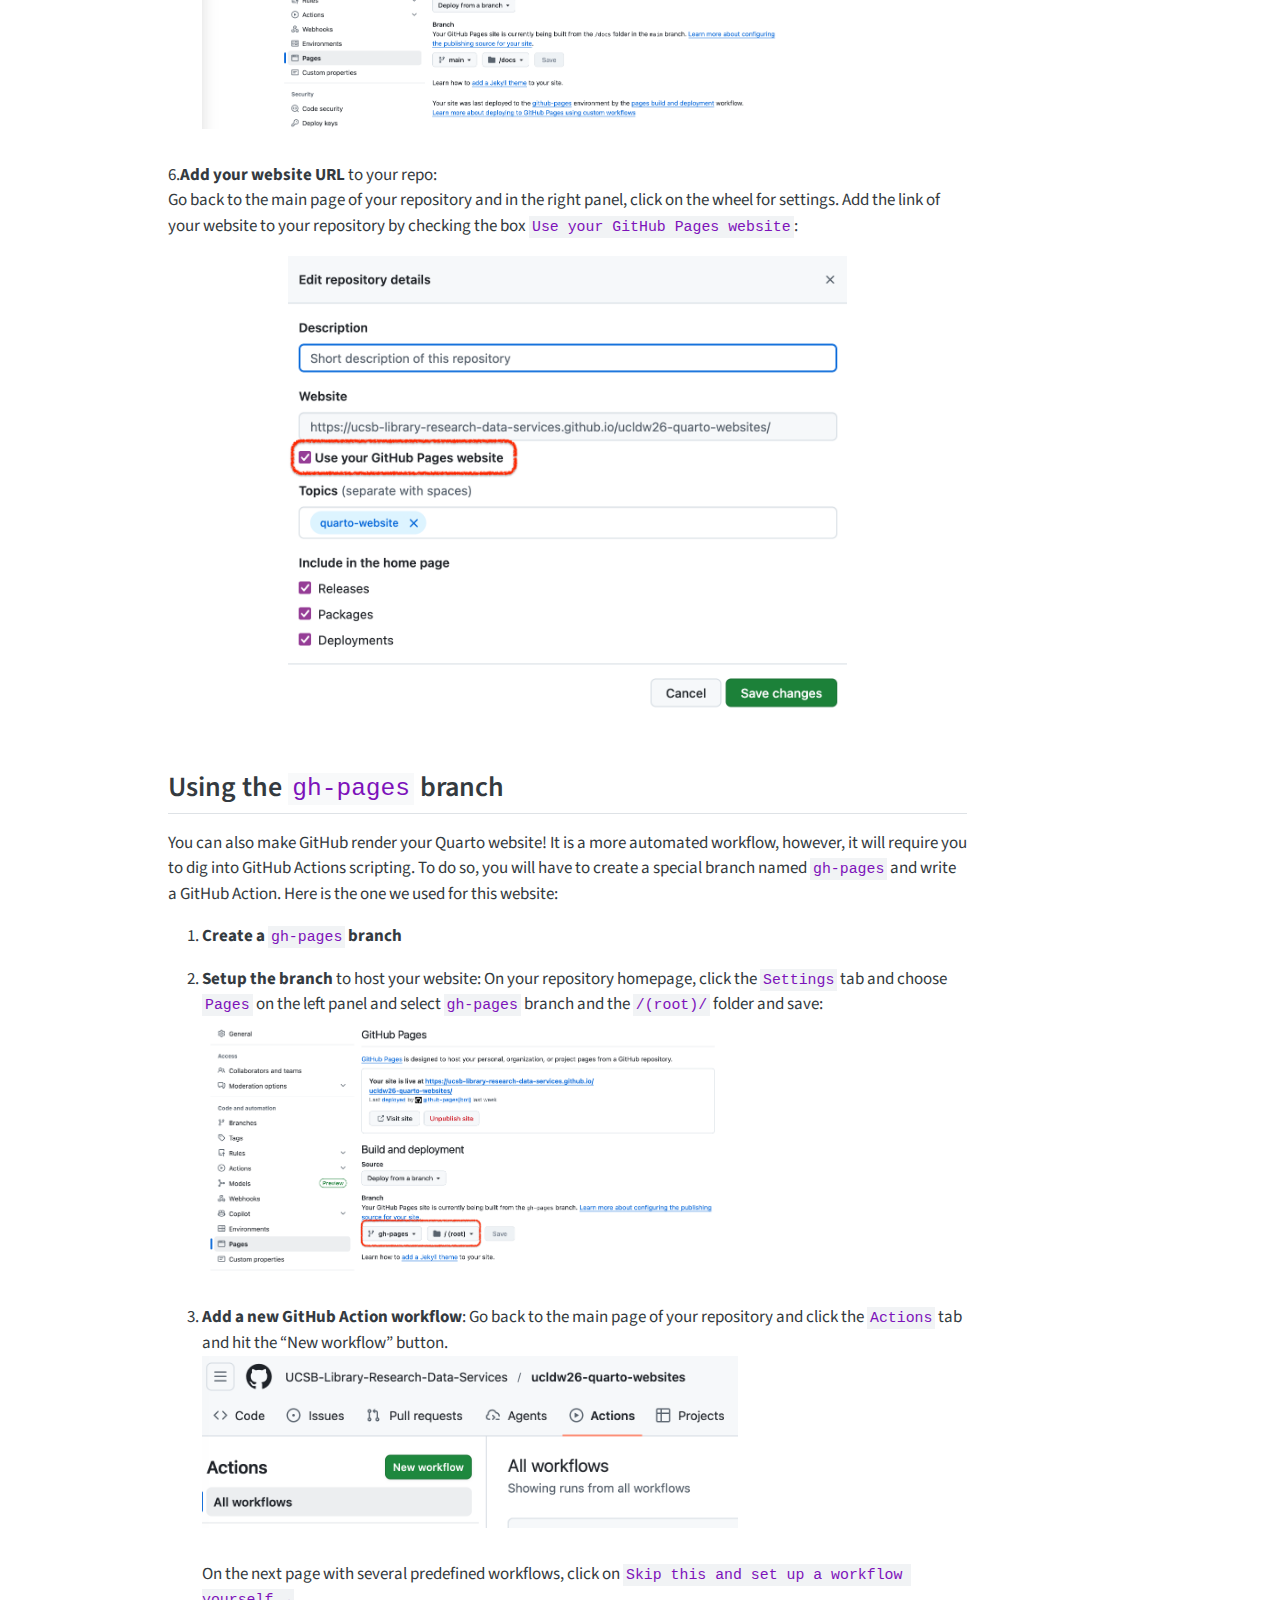
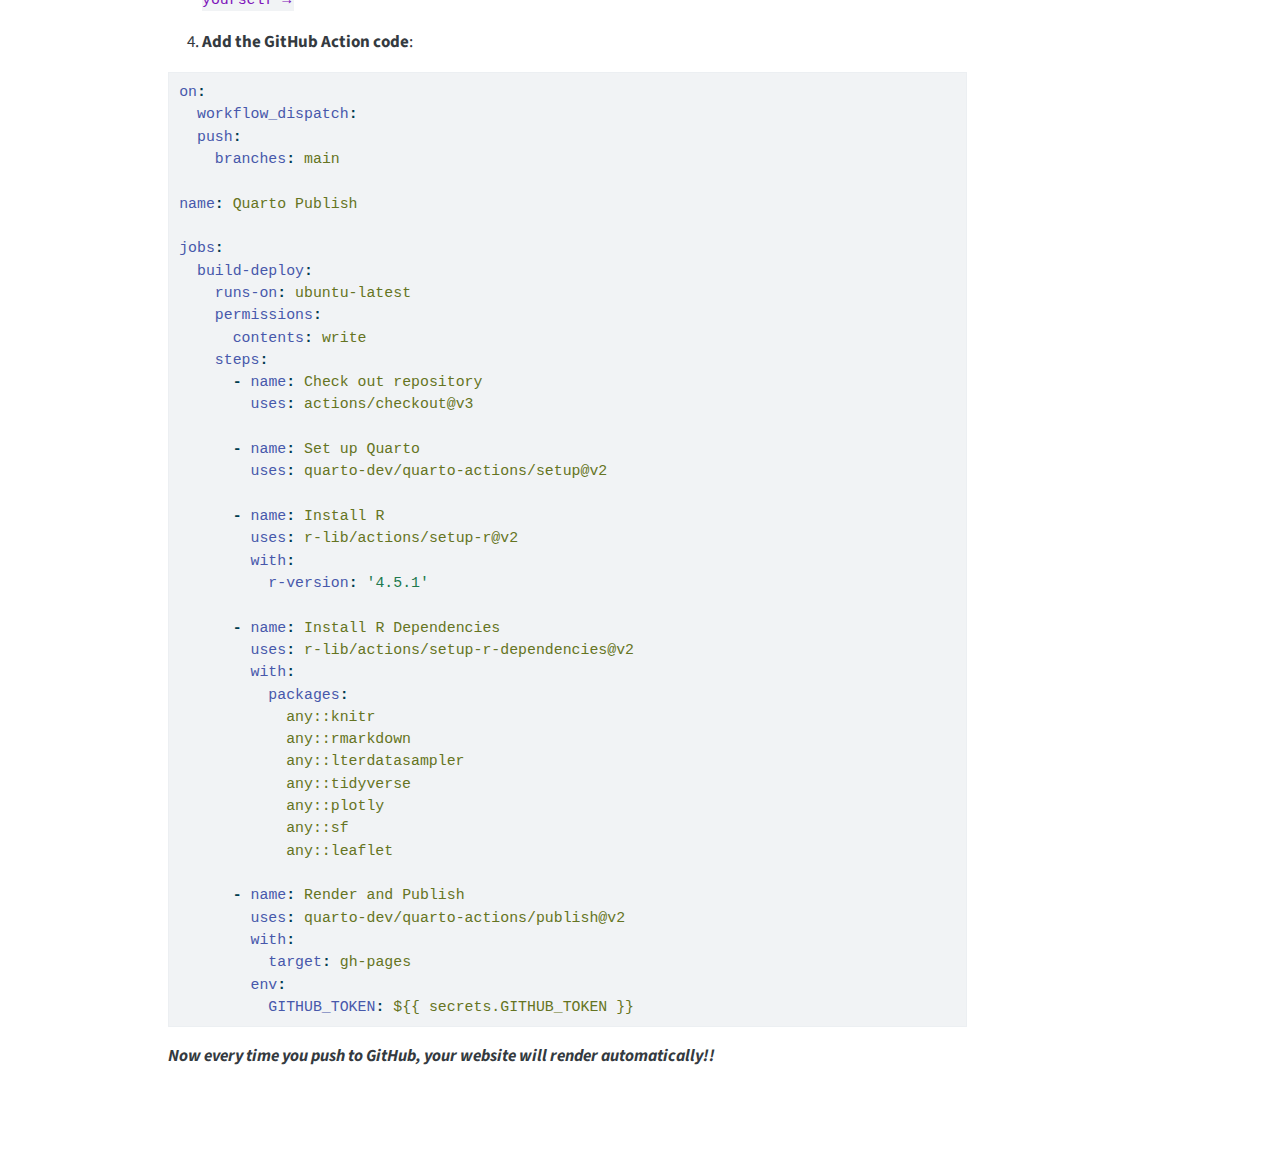
<file: docs/github.html>
<!DOCTYPE html>
<html xmlns="http://www.w3.org/1999/xhtml" lang="en" xml:lang="en"><head>

<meta charset="utf-8">
<meta name="generator" content="quarto-1.8.27">

<meta name="viewport" content="width=device-width, initial-scale=1.0, user-scalable=yes">


<title>Hosting on GitHub Pages – Publishing Quarto websites with GitHub pages</title>
<style>
code{white-space: pre-wrap;}
span.smallcaps{font-variant: small-caps;}
div.columns{display: flex; gap: min(4vw, 1.5em);}
div.column{flex: auto; overflow-x: auto;}
div.hanging-indent{margin-left: 1.5em; text-indent: -1.5em;}
ul.task-list{list-style: none;}
ul.task-list li input[type="checkbox"] {
  width: 0.8em;
  margin: 0 0.8em 0.2em -1em; /* quarto-specific, see https://github.com/quarto-dev/quarto-cli/issues/4556 */ 
  vertical-align: middle;
}
/* CSS for syntax highlighting */
html { -webkit-text-size-adjust: 100%; }
pre > code.sourceCode { white-space: pre; position: relative; }
pre > code.sourceCode > span { display: inline-block; line-height: 1.25; }
pre > code.sourceCode > span:empty { height: 1.2em; }
.sourceCode { overflow: visible; }
code.sourceCode > span { color: inherit; text-decoration: inherit; }
div.sourceCode { margin: 1em 0; }
pre.sourceCode { margin: 0; }
@media screen {
div.sourceCode { overflow: auto; }
}
@media print {
pre > code.sourceCode { white-space: pre-wrap; }
pre > code.sourceCode > span { text-indent: -5em; padding-left: 5em; }
}
pre.numberSource code
  { counter-reset: source-line 0; }
pre.numberSource code > span
  { position: relative; left: -4em; counter-increment: source-line; }
pre.numberSource code > span > a:first-child::before
  { content: counter(source-line);
    position: relative; left: -1em; text-align: right; vertical-align: baseline;
    border: none; display: inline-block;
    -webkit-touch-callout: none; -webkit-user-select: none;
    -khtml-user-select: none; -moz-user-select: none;
    -ms-user-select: none; user-select: none;
    padding: 0 4px; width: 4em;
  }
pre.numberSource { margin-left: 3em;  padding-left: 4px; }
div.sourceCode
  {   }
@media screen {
pre > code.sourceCode > span > a:first-child::before { text-decoration: underline; }
}
</style>


<script src="site_libs/quarto-nav/quarto-nav.js"></script>
<script src="site_libs/quarto-nav/headroom.min.js"></script>
<script src="site_libs/clipboard/clipboard.min.js"></script>
<script src="site_libs/quarto-search/autocomplete.umd.js"></script>
<script src="site_libs/quarto-search/fuse.min.js"></script>
<script src="site_libs/quarto-search/quarto-search.js"></script>
<meta name="quarto:offset" content="./">
<script src="site_libs/quarto-html/quarto.js" type="module"></script>
<script src="site_libs/quarto-html/tabsets/tabsets.js" type="module"></script>
<script src="site_libs/quarto-html/axe/axe-check.js" type="module"></script>
<script src="site_libs/quarto-html/popper.min.js"></script>
<script src="site_libs/quarto-html/tippy.umd.min.js"></script>
<script src="site_libs/quarto-html/anchor.min.js"></script>
<link href="site_libs/quarto-html/tippy.css" rel="stylesheet">
<link href="site_libs/quarto-html/quarto-syntax-highlighting-ed96de9b727972fe78a7b5d16c58bf87.css" rel="stylesheet" id="quarto-text-highlighting-styles">
<script src="site_libs/bootstrap/bootstrap.min.js"></script>
<link href="site_libs/bootstrap/bootstrap-icons.css" rel="stylesheet">
<link href="site_libs/bootstrap/bootstrap-5b4ad623e5705c0698d39aec6f10cf02.min.css" rel="stylesheet" append-hash="true" id="quarto-bootstrap" data-mode="light">
<script id="quarto-search-options" type="application/json">{
  "location": "navbar",
  "copy-button": false,
  "collapse-after": 3,
  "panel-placement": "end",
  "type": "overlay",
  "limit": 50,
  "keyboard-shortcut": [
    "f",
    "/",
    "s"
  ],
  "show-item-context": false,
  "language": {
    "search-no-results-text": "No results",
    "search-matching-documents-text": "matching documents",
    "search-copy-link-title": "Copy link to search",
    "search-hide-matches-text": "Hide additional matches",
    "search-more-match-text": "more match in this document",
    "search-more-matches-text": "more matches in this document",
    "search-clear-button-title": "Clear",
    "search-text-placeholder": "",
    "search-detached-cancel-button-title": "Cancel",
    "search-submit-button-title": "Submit",
    "search-label": "Search"
  }
}</script>


<link rel="stylesheet" href="styles.css">
</head>

<body class="nav-fixed quarto-light">

<div id="quarto-search-results"></div>
  <header id="quarto-header" class="headroom fixed-top">
    <nav class="navbar navbar-expand-lg " data-bs-theme="dark">
      <div class="navbar-container container-fluid">
      <div class="navbar-brand-container mx-auto">
    <a class="navbar-brand" href="./index.html">
    <span class="navbar-title">Publishing Quarto websites with GitHub pages</span>
    </a>
  </div>
            <div id="quarto-search" class="" title="Search"></div>
          <button class="navbar-toggler" type="button" data-bs-toggle="collapse" data-bs-target="#navbarCollapse" aria-controls="navbarCollapse" role="menu" aria-expanded="false" aria-label="Toggle navigation" onclick="if (window.quartoToggleHeadroom) { window.quartoToggleHeadroom(); }">
  <span class="navbar-toggler-icon"></span>
</button>
          <div class="collapse navbar-collapse" id="navbarCollapse">
            <ul class="navbar-nav navbar-nav-scroll me-auto">
  <li class="nav-item">
    <a class="nav-link" href="./index.html"> 
<span class="menu-text">Intro</span></a>
  </li>  
  <li class="nav-item">
    <a class="nav-link" href="./intro.html"> 
<span class="menu-text">Quarto Websites</span></a>
  </li>  
  <li class="nav-item">
    <a class="nav-link active" href="./github.html" aria-current="page"> 
<span class="menu-text">Publish on GitHub</span></a>
  </li>  
  <li class="nav-item">
    <a class="nav-link" href="./customize.html"> 
<span class="menu-text">Do it in Style</span></a>
  </li>  
  <li class="nav-item">
    <a class="nav-link" href="./about.html"> 
<span class="menu-text">About</span></a>
  </li>  
</ul>
            <ul class="navbar-nav navbar-nav-scroll ms-auto">
  <li class="nav-item compact">
    <a class="nav-link" href="https://github.com/UCSB-Library-Research-Data-Services/ucldw26-quarto-websites"> <i class="bi bi-github" role="img">
</i> 
<span class="menu-text"></span></a>
  </li>  
</ul>
          </div> <!-- /navcollapse -->
            <div class="quarto-navbar-tools">
</div>
      </div> <!-- /container-fluid -->
    </nav>
</header>
<!-- content -->
<div id="quarto-content" class="quarto-container page-columns page-rows-contents page-layout-article page-navbar">
<!-- sidebar -->
<!-- margin-sidebar -->
    <div id="quarto-margin-sidebar" class="sidebar margin-sidebar">
        <nav id="TOC" role="doc-toc" class="toc-active">
    <h2 id="toc-title">On this page</h2>
   
  <ul>
  <li><a href="#using-the-docs-folder" id="toc-using-the-docs-folder" class="nav-link active" data-scroll-target="#using-the-docs-folder">Using the <code>docs</code> folder</a></li>
  <li><a href="#using-the-gh-pages-branch" id="toc-using-the-gh-pages-branch" class="nav-link" data-scroll-target="#using-the-gh-pages-branch">Using the <code>gh-pages</code> branch</a></li>
  </ul>
</nav>
    </div>
<!-- main -->
<main class="content" id="quarto-document-content">

<header id="title-block-header" class="quarto-title-block default">
<div class="quarto-title">
<h1 class="title">Hosting on GitHub Pages</h1>
</div>



<div class="quarto-title-meta">

    
  
    
  </div>
  


</header>


<p>You can use GitHub pages to host your website for free! Every time you push new content, your website will update within a few minutes!! There are different workflows available for this setup. In this workshop, we are opting to save the rendered html files to a <code>docs</code> folder on the main branch of our repository, which is a naming convention that GitHub uses to point to content for GitHub pages.</p>
<table class="table-hover caption-top table">
<caption>Approaches main pros and cons</caption>
<colgroup>
<col style="width: 38%">
<col style="width: 30%">
<col style="width: 30%">
</colgroup>
<thead>
<tr class="header">
<th>Approach</th>
<th>Pro</th>
<th>Con</th>
</tr>
</thead>
<tbody>
<tr class="odd">
<td>folder</td>
<td>Easy to setup</td>
<td>You need to make sure to first render and commit changes locally</td>
</tr>
<tr class="even">
<td>folder</td>
<td>Better control when to render the website</td>
<td>More “busy” commits</td>
</tr>
<tr class="odd">
<td>branch</td>
<td>Automatic rendering on push</td>
<td>Setup requires to know (some) GitHub Actions syntax</td>
</tr>
<tr class="even">
<td>branch</td>
<td>better separation of Quarto and html files</td>
<td>Rendering can be slow</td>
</tr>
</tbody>
</table>
<p><br></p>
<section id="using-the-docs-folder" class="level2">
<h2 class="anchored" data-anchor-id="using-the-docs-folder">Using the <code>docs</code> folder</h2>
<ol type="1">
<li><strong>Setup the <code>docs</code> subfolder</strong>:<br>
In your project folder on your machine, create a docs subfolder. Then edit the <code>_quarto.yml</code> to specify we want to render content into this <code>docs</code> folder by setting up the <code>output-dir</code> parameter</li>
</ol>
<div class="code-copy-outer-scaffold"><div class="sourceCode" id="cb1"><pre class="sourceCode yaml code-with-copy"><code class="sourceCode yaml"><span id="cb1-1"><a href="#cb1-1" aria-hidden="true" tabindex="-1"></a><span class="at">    </span><span class="fu">project</span><span class="kw">:</span></span>
<span id="cb1-2"><a href="#cb1-2" aria-hidden="true" tabindex="-1"></a><span class="at">      </span><span class="fu">type</span><span class="kw">:</span><span class="at"> website</span></span>
<span id="cb1-3"><a href="#cb1-3" aria-hidden="true" tabindex="-1"></a><span class="at">      </span><span class="fu">output-dir</span><span class="kw">:</span><span class="at"> docs</span></span>
<span id="cb1-4"><a href="#cb1-4" aria-hidden="true" tabindex="-1"></a><span class="at">    </span></span>
<span id="cb1-5"><a href="#cb1-5" aria-hidden="true" tabindex="-1"></a><span class="at">    </span><span class="fu">website</span><span class="kw">:</span></span>
<span id="cb1-6"><a href="#cb1-6" aria-hidden="true" tabindex="-1"></a><span class="at">      </span><span class="fu">title</span><span class="kw">:</span><span class="at"> </span><span class="st">"Publishing Quarto websites with GitHub pages"</span></span>
<span id="cb1-7"><a href="#cb1-7" aria-hidden="true" tabindex="-1"></a><span class="at">      </span><span class="fu">navbar</span><span class="kw">:</span></span>
<span id="cb1-8"><a href="#cb1-8" aria-hidden="true" tabindex="-1"></a><span class="at">       ...</span></span></code></pre></div><button title="Copy to Clipboard" class="code-copy-button"><i class="bi"></i></button></div>
<ol start="2" type="1">
<li><p><strong>Disable GitHub Pages automatic rendering</strong>: Add a <code>.nojekyll</code> empty file at the root/top level of your repository. You can use any text editor (including RStudio or VS code) or the command line: <code>touch .nojekyll</code></p></li>
<li><p><strong>Render your website locally</strong>:<br>
Use either your favorite Integrated Development Environment (IDE) or running <code>quarto::quarto_render()</code> at the R console.</p></li>
<li><p>Upload your website to GitHub:<br>
Commit and Push the <code>docs</code> folder to your remote repository on GitHub</p></li>
<li><p><strong>Setup GitHub Pages</strong>:<br>
On the GitHub website, navigate to your repository page and click on <code>Settings</code> tab and choose <code>Pages</code> on the left panel and select the <code>./docs/</code> folder and save: <img src="img/gh-pages_docs.png" class="img-fluid quarto-figure quarto-figure-center" style="width:80.0%"></p></li>
</ol>
<p>6.<strong>Add your website URL</strong> to your repo:<br>
Go back to the main page of your repository and in the right panel, click on the wheel for settings. Add the link of your website to your repository by checking the box <code>Use your GitHub Pages website</code>:</p>
<div class="quarto-figure quarto-figure-center">
<figure class="figure">
<p><img src="img/gh-add_url.png" class="img-fluid quarto-figure quarto-figure-center figure-img" style="width:70.0%"></p>
</figure>
</div>
</section>
<section id="using-the-gh-pages-branch" class="level2">
<h2 class="anchored" data-anchor-id="using-the-gh-pages-branch">Using the <code>gh-pages</code> branch</h2>
<p>You can also make GitHub render your Quarto website! It is a more automated workflow, however, it will require you to dig into GitHub Actions scripting. To do so, you will have to create a special branch named <code>gh-pages</code> and write a GitHub Action. Here is the one we used for this website:</p>
<ol type="1">
<li><p><strong>Create a <code>gh-pages</code> branch</strong></p></li>
<li><p><strong>Setup the branch</strong> to host your website: On your repository homepage, click the <code>Settings</code> tab and choose <code>Pages</code> on the left panel and select <code>gh-pages</code> branch and the <code>/(root)/</code> folder and save: <img src="img/gh-pages_branch.png" class="img-fluid quarto-figure quarto-figure-center" style="width:70.0%"></p></li>
<li><p><strong>Add a new GitHub Action workflow</strong>: Go back to the main page of your repository and click the <code>Actions</code> tab and hit the “New workflow” button. <img src="img/gh-action_add.png" class="img-fluid quarto-figure quarto-figure-center" style="width:70.0%"></p>
<p>On the next page with several predefined workflows, click on <code>Skip this and set up a workflow yourself →</code></p></li>
<li><p><strong>Add the GitHub Action code</strong>:</p></li>
</ol>
<div class="code-copy-outer-scaffold"><div class="sourceCode" id="cb2"><pre class="sourceCode yaml code-with-copy"><code class="sourceCode yaml"><span id="cb2-1"><a href="#cb2-1" aria-hidden="true" tabindex="-1"></a><span class="fu">on</span><span class="kw">:</span></span>
<span id="cb2-2"><a href="#cb2-2" aria-hidden="true" tabindex="-1"></a><span class="at">  </span><span class="fu">workflow_dispatch</span><span class="kw">:</span></span>
<span id="cb2-3"><a href="#cb2-3" aria-hidden="true" tabindex="-1"></a><span class="at">  </span><span class="fu">push</span><span class="kw">:</span></span>
<span id="cb2-4"><a href="#cb2-4" aria-hidden="true" tabindex="-1"></a><span class="at">    </span><span class="fu">branches</span><span class="kw">:</span><span class="at"> main</span></span>
<span id="cb2-5"><a href="#cb2-5" aria-hidden="true" tabindex="-1"></a></span>
<span id="cb2-6"><a href="#cb2-6" aria-hidden="true" tabindex="-1"></a><span class="fu">name</span><span class="kw">:</span><span class="at"> Quarto Publish</span></span>
<span id="cb2-7"><a href="#cb2-7" aria-hidden="true" tabindex="-1"></a></span>
<span id="cb2-8"><a href="#cb2-8" aria-hidden="true" tabindex="-1"></a><span class="fu">jobs</span><span class="kw">:</span></span>
<span id="cb2-9"><a href="#cb2-9" aria-hidden="true" tabindex="-1"></a><span class="at">  </span><span class="fu">build-deploy</span><span class="kw">:</span></span>
<span id="cb2-10"><a href="#cb2-10" aria-hidden="true" tabindex="-1"></a><span class="at">    </span><span class="fu">runs-on</span><span class="kw">:</span><span class="at"> ubuntu-latest</span></span>
<span id="cb2-11"><a href="#cb2-11" aria-hidden="true" tabindex="-1"></a><span class="at">    </span><span class="fu">permissions</span><span class="kw">:</span></span>
<span id="cb2-12"><a href="#cb2-12" aria-hidden="true" tabindex="-1"></a><span class="at">      </span><span class="fu">contents</span><span class="kw">:</span><span class="at"> write</span></span>
<span id="cb2-13"><a href="#cb2-13" aria-hidden="true" tabindex="-1"></a><span class="at">    </span><span class="fu">steps</span><span class="kw">:</span></span>
<span id="cb2-14"><a href="#cb2-14" aria-hidden="true" tabindex="-1"></a><span class="at">      </span><span class="kw">-</span><span class="at"> </span><span class="fu">name</span><span class="kw">:</span><span class="at"> Check out repository</span></span>
<span id="cb2-15"><a href="#cb2-15" aria-hidden="true" tabindex="-1"></a><span class="at">        </span><span class="fu">uses</span><span class="kw">:</span><span class="at"> actions/checkout@v3</span></span>
<span id="cb2-16"><a href="#cb2-16" aria-hidden="true" tabindex="-1"></a></span>
<span id="cb2-17"><a href="#cb2-17" aria-hidden="true" tabindex="-1"></a><span class="at">      </span><span class="kw">-</span><span class="at"> </span><span class="fu">name</span><span class="kw">:</span><span class="at"> Set up Quarto</span></span>
<span id="cb2-18"><a href="#cb2-18" aria-hidden="true" tabindex="-1"></a><span class="at">        </span><span class="fu">uses</span><span class="kw">:</span><span class="at"> quarto-dev/quarto-actions/setup@v2</span></span>
<span id="cb2-19"><a href="#cb2-19" aria-hidden="true" tabindex="-1"></a></span>
<span id="cb2-20"><a href="#cb2-20" aria-hidden="true" tabindex="-1"></a><span class="at">      </span><span class="kw">-</span><span class="at"> </span><span class="fu">name</span><span class="kw">:</span><span class="at"> Install R</span></span>
<span id="cb2-21"><a href="#cb2-21" aria-hidden="true" tabindex="-1"></a><span class="at">        </span><span class="fu">uses</span><span class="kw">:</span><span class="at"> r-lib/actions/setup-r@v2</span></span>
<span id="cb2-22"><a href="#cb2-22" aria-hidden="true" tabindex="-1"></a><span class="at">        </span><span class="fu">with</span><span class="kw">:</span></span>
<span id="cb2-23"><a href="#cb2-23" aria-hidden="true" tabindex="-1"></a><span class="at">          </span><span class="fu">r-version</span><span class="kw">:</span><span class="at"> </span><span class="st">'4.5.1'</span></span>
<span id="cb2-24"><a href="#cb2-24" aria-hidden="true" tabindex="-1"></a><span class="at">          </span></span>
<span id="cb2-25"><a href="#cb2-25" aria-hidden="true" tabindex="-1"></a><span class="at">      </span><span class="kw">-</span><span class="at"> </span><span class="fu">name</span><span class="kw">:</span><span class="at"> Install R Dependencies</span></span>
<span id="cb2-26"><a href="#cb2-26" aria-hidden="true" tabindex="-1"></a><span class="at">        </span><span class="fu">uses</span><span class="kw">:</span><span class="at"> r-lib/actions/setup-r-dependencies@v2</span></span>
<span id="cb2-27"><a href="#cb2-27" aria-hidden="true" tabindex="-1"></a><span class="at">        </span><span class="fu">with</span><span class="kw">:</span></span>
<span id="cb2-28"><a href="#cb2-28" aria-hidden="true" tabindex="-1"></a><span class="at">          </span><span class="fu">packages</span><span class="kw">:</span></span>
<span id="cb2-29"><a href="#cb2-29" aria-hidden="true" tabindex="-1"></a><span class="at">            any::knitr</span></span>
<span id="cb2-30"><a href="#cb2-30" aria-hidden="true" tabindex="-1"></a><span class="at">            any::rmarkdown</span></span>
<span id="cb2-31"><a href="#cb2-31" aria-hidden="true" tabindex="-1"></a><span class="at">            any::lterdatasampler</span></span>
<span id="cb2-32"><a href="#cb2-32" aria-hidden="true" tabindex="-1"></a><span class="at">            any::tidyverse</span></span>
<span id="cb2-33"><a href="#cb2-33" aria-hidden="true" tabindex="-1"></a><span class="at">            any::plotly</span></span>
<span id="cb2-34"><a href="#cb2-34" aria-hidden="true" tabindex="-1"></a><span class="at">            any::sf</span></span>
<span id="cb2-35"><a href="#cb2-35" aria-hidden="true" tabindex="-1"></a><span class="at">            any::leaflet</span></span>
<span id="cb2-36"><a href="#cb2-36" aria-hidden="true" tabindex="-1"></a></span>
<span id="cb2-37"><a href="#cb2-37" aria-hidden="true" tabindex="-1"></a><span class="at">      </span><span class="kw">-</span><span class="at"> </span><span class="fu">name</span><span class="kw">:</span><span class="at"> Render and Publish</span></span>
<span id="cb2-38"><a href="#cb2-38" aria-hidden="true" tabindex="-1"></a><span class="at">        </span><span class="fu">uses</span><span class="kw">:</span><span class="at"> quarto-dev/quarto-actions/publish@v2</span></span>
<span id="cb2-39"><a href="#cb2-39" aria-hidden="true" tabindex="-1"></a><span class="at">        </span><span class="fu">with</span><span class="kw">:</span></span>
<span id="cb2-40"><a href="#cb2-40" aria-hidden="true" tabindex="-1"></a><span class="at">          </span><span class="fu">target</span><span class="kw">:</span><span class="at"> gh-pages</span></span>
<span id="cb2-41"><a href="#cb2-41" aria-hidden="true" tabindex="-1"></a><span class="at">        </span><span class="fu">env</span><span class="kw">:</span></span>
<span id="cb2-42"><a href="#cb2-42" aria-hidden="true" tabindex="-1"></a><span class="at">          </span><span class="fu">GITHUB_TOKEN</span><span class="kw">:</span><span class="at"> ${{ secrets.GITHUB_TOKEN }}</span></span></code></pre></div><button title="Copy to Clipboard" class="code-copy-button"><i class="bi"></i></button></div>
<p><strong><em>Now every time you push to GitHub, your website will render automatically!!</em></strong></p>


</section>

</main> <!-- /main -->
<script id="quarto-html-after-body" type="application/javascript">
  window.document.addEventListener("DOMContentLoaded", function (event) {
    const icon = "";
    const anchorJS = new window.AnchorJS();
    anchorJS.options = {
      placement: 'right',
      icon: icon
    };
    anchorJS.add('.anchored');
    const isCodeAnnotation = (el) => {
      for (const clz of el.classList) {
        if (clz.startsWith('code-annotation-')) {                     
          return true;
        }
      }
      return false;
    }
    const onCopySuccess = function(e) {
      // button target
      const button = e.trigger;
      // don't keep focus
      button.blur();
      // flash "checked"
      button.classList.add('code-copy-button-checked');
      var currentTitle = button.getAttribute("title");
      button.setAttribute("title", "Copied!");
      let tooltip;
      if (window.bootstrap) {
        button.setAttribute("data-bs-toggle", "tooltip");
        button.setAttribute("data-bs-placement", "left");
        button.setAttribute("data-bs-title", "Copied!");
        tooltip = new bootstrap.Tooltip(button, 
          { trigger: "manual", 
            customClass: "code-copy-button-tooltip",
            offset: [0, -8]});
        tooltip.show();    
      }
      setTimeout(function() {
        if (tooltip) {
          tooltip.hide();
          button.removeAttribute("data-bs-title");
          button.removeAttribute("data-bs-toggle");
          button.removeAttribute("data-bs-placement");
        }
        button.setAttribute("title", currentTitle);
        button.classList.remove('code-copy-button-checked');
      }, 1000);
      // clear code selection
      e.clearSelection();
    }
    const getTextToCopy = function(trigger) {
      const outerScaffold = trigger.parentElement.cloneNode(true);
      const codeEl = outerScaffold.querySelector('code');
      for (const childEl of codeEl.children) {
        if (isCodeAnnotation(childEl)) {
          childEl.remove();
        }
      }
      return codeEl.innerText;
    }
    const clipboard = new window.ClipboardJS('.code-copy-button:not([data-in-quarto-modal])', {
      text: getTextToCopy
    });
    clipboard.on('success', onCopySuccess);
    if (window.document.getElementById('quarto-embedded-source-code-modal')) {
      const clipboardModal = new window.ClipboardJS('.code-copy-button[data-in-quarto-modal]', {
        text: getTextToCopy,
        container: window.document.getElementById('quarto-embedded-source-code-modal')
      });
      clipboardModal.on('success', onCopySuccess);
    }
      var localhostRegex = new RegExp(/^(?:http|https):\/\/localhost\:?[0-9]*\//);
      var mailtoRegex = new RegExp(/^mailto:/);
        var filterRegex = new RegExp('/' + window.location.host + '/');
      var isInternal = (href) => {
          return filterRegex.test(href) || localhostRegex.test(href) || mailtoRegex.test(href);
      }
      // Inspect non-navigation links and adorn them if external
     var links = window.document.querySelectorAll('a[href]:not(.nav-link):not(.navbar-brand):not(.toc-action):not(.sidebar-link):not(.sidebar-item-toggle):not(.pagination-link):not(.no-external):not([aria-hidden]):not(.dropdown-item):not(.quarto-navigation-tool):not(.about-link)');
      for (var i=0; i<links.length; i++) {
        const link = links[i];
        if (!isInternal(link.href)) {
          // undo the damage that might have been done by quarto-nav.js in the case of
          // links that we want to consider external
          if (link.dataset.originalHref !== undefined) {
            link.href = link.dataset.originalHref;
          }
        }
      }
    function tippyHover(el, contentFn, onTriggerFn, onUntriggerFn) {
      const config = {
        allowHTML: true,
        maxWidth: 500,
        delay: 100,
        arrow: false,
        appendTo: function(el) {
            return el.parentElement;
        },
        interactive: true,
        interactiveBorder: 10,
        theme: 'quarto',
        placement: 'bottom-start',
      };
      if (contentFn) {
        config.content = contentFn;
      }
      if (onTriggerFn) {
        config.onTrigger = onTriggerFn;
      }
      if (onUntriggerFn) {
        config.onUntrigger = onUntriggerFn;
      }
      window.tippy(el, config); 
    }
    const noterefs = window.document.querySelectorAll('a[role="doc-noteref"]');
    for (var i=0; i<noterefs.length; i++) {
      const ref = noterefs[i];
      tippyHover(ref, function() {
        // use id or data attribute instead here
        let href = ref.getAttribute('data-footnote-href') || ref.getAttribute('href');
        try { href = new URL(href).hash; } catch {}
        const id = href.replace(/^#\/?/, "");
        const note = window.document.getElementById(id);
        if (note) {
          return note.innerHTML;
        } else {
          return "";
        }
      });
    }
    const xrefs = window.document.querySelectorAll('a.quarto-xref');
    const processXRef = (id, note) => {
      // Strip column container classes
      const stripColumnClz = (el) => {
        el.classList.remove("page-full", "page-columns");
        if (el.children) {
          for (const child of el.children) {
            stripColumnClz(child);
          }
        }
      }
      stripColumnClz(note)
      if (id === null || id.startsWith('sec-')) {
        // Special case sections, only their first couple elements
        const container = document.createElement("div");
        if (note.children && note.children.length > 2) {
          container.appendChild(note.children[0].cloneNode(true));
          for (let i = 1; i < note.children.length; i++) {
            const child = note.children[i];
            if (child.tagName === "P" && child.innerText === "") {
              continue;
            } else {
              container.appendChild(child.cloneNode(true));
              break;
            }
          }
          if (window.Quarto?.typesetMath) {
            window.Quarto.typesetMath(container);
          }
          return container.innerHTML
        } else {
          if (window.Quarto?.typesetMath) {
            window.Quarto.typesetMath(note);
          }
          return note.innerHTML;
        }
      } else {
        // Remove any anchor links if they are present
        const anchorLink = note.querySelector('a.anchorjs-link');
        if (anchorLink) {
          anchorLink.remove();
        }
        if (window.Quarto?.typesetMath) {
          window.Quarto.typesetMath(note);
        }
        if (note.classList.contains("callout")) {
          return note.outerHTML;
        } else {
          return note.innerHTML;
        }
      }
    }
    for (var i=0; i<xrefs.length; i++) {
      const xref = xrefs[i];
      tippyHover(xref, undefined, function(instance) {
        instance.disable();
        let url = xref.getAttribute('href');
        let hash = undefined; 
        if (url.startsWith('#')) {
          hash = url;
        } else {
          try { hash = new URL(url).hash; } catch {}
        }
        if (hash) {
          const id = hash.replace(/^#\/?/, "");
          const note = window.document.getElementById(id);
          if (note !== null) {
            try {
              const html = processXRef(id, note.cloneNode(true));
              instance.setContent(html);
            } finally {
              instance.enable();
              instance.show();
            }
          } else {
            // See if we can fetch this
            fetch(url.split('#')[0])
            .then(res => res.text())
            .then(html => {
              const parser = new DOMParser();
              const htmlDoc = parser.parseFromString(html, "text/html");
              const note = htmlDoc.getElementById(id);
              if (note !== null) {
                const html = processXRef(id, note);
                instance.setContent(html);
              } 
            }).finally(() => {
              instance.enable();
              instance.show();
            });
          }
        } else {
          // See if we can fetch a full url (with no hash to target)
          // This is a special case and we should probably do some content thinning / targeting
          fetch(url)
          .then(res => res.text())
          .then(html => {
            const parser = new DOMParser();
            const htmlDoc = parser.parseFromString(html, "text/html");
            const note = htmlDoc.querySelector('main.content');
            if (note !== null) {
              // This should only happen for chapter cross references
              // (since there is no id in the URL)
              // remove the first header
              if (note.children.length > 0 && note.children[0].tagName === "HEADER") {
                note.children[0].remove();
              }
              const html = processXRef(null, note);
              instance.setContent(html);
            } 
          }).finally(() => {
            instance.enable();
            instance.show();
          });
        }
      }, function(instance) {
      });
    }
        let selectedAnnoteEl;
        const selectorForAnnotation = ( cell, annotation) => {
          let cellAttr = 'data-code-cell="' + cell + '"';
          let lineAttr = 'data-code-annotation="' +  annotation + '"';
          const selector = 'span[' + cellAttr + '][' + lineAttr + ']';
          return selector;
        }
        const selectCodeLines = (annoteEl) => {
          const doc = window.document;
          const targetCell = annoteEl.getAttribute("data-target-cell");
          const targetAnnotation = annoteEl.getAttribute("data-target-annotation");
          const annoteSpan = window.document.querySelector(selectorForAnnotation(targetCell, targetAnnotation));
          const lines = annoteSpan.getAttribute("data-code-lines").split(",");
          const lineIds = lines.map((line) => {
            return targetCell + "-" + line;
          })
          let top = null;
          let height = null;
          let parent = null;
          if (lineIds.length > 0) {
              //compute the position of the single el (top and bottom and make a div)
              const el = window.document.getElementById(lineIds[0]);
              top = el.offsetTop;
              height = el.offsetHeight;
              parent = el.parentElement.parentElement;
            if (lineIds.length > 1) {
              const lastEl = window.document.getElementById(lineIds[lineIds.length - 1]);
              const bottom = lastEl.offsetTop + lastEl.offsetHeight;
              height = bottom - top;
            }
            if (top !== null && height !== null && parent !== null) {
              // cook up a div (if necessary) and position it 
              let div = window.document.getElementById("code-annotation-line-highlight");
              if (div === null) {
                div = window.document.createElement("div");
                div.setAttribute("id", "code-annotation-line-highlight");
                div.style.position = 'absolute';
                parent.appendChild(div);
              }
              div.style.top = top - 2 + "px";
              div.style.height = height + 4 + "px";
              div.style.left = 0;
              let gutterDiv = window.document.getElementById("code-annotation-line-highlight-gutter");
              if (gutterDiv === null) {
                gutterDiv = window.document.createElement("div");
                gutterDiv.setAttribute("id", "code-annotation-line-highlight-gutter");
                gutterDiv.style.position = 'absolute';
                const codeCell = window.document.getElementById(targetCell);
                const gutter = codeCell.querySelector('.code-annotation-gutter');
                gutter.appendChild(gutterDiv);
              }
              gutterDiv.style.top = top - 2 + "px";
              gutterDiv.style.height = height + 4 + "px";
            }
            selectedAnnoteEl = annoteEl;
          }
        };
        const unselectCodeLines = () => {
          const elementsIds = ["code-annotation-line-highlight", "code-annotation-line-highlight-gutter"];
          elementsIds.forEach((elId) => {
            const div = window.document.getElementById(elId);
            if (div) {
              div.remove();
            }
          });
          selectedAnnoteEl = undefined;
        };
          // Handle positioning of the toggle
      window.addEventListener(
        "resize",
        throttle(() => {
          elRect = undefined;
          if (selectedAnnoteEl) {
            selectCodeLines(selectedAnnoteEl);
          }
        }, 10)
      );
      function throttle(fn, ms) {
      let throttle = false;
      let timer;
        return (...args) => {
          if(!throttle) { // first call gets through
              fn.apply(this, args);
              throttle = true;
          } else { // all the others get throttled
              if(timer) clearTimeout(timer); // cancel #2
              timer = setTimeout(() => {
                fn.apply(this, args);
                timer = throttle = false;
              }, ms);
          }
        };
      }
        // Attach click handler to the DT
        const annoteDls = window.document.querySelectorAll('dt[data-target-cell]');
        for (const annoteDlNode of annoteDls) {
          annoteDlNode.addEventListener('click', (event) => {
            const clickedEl = event.target;
            if (clickedEl !== selectedAnnoteEl) {
              unselectCodeLines();
              const activeEl = window.document.querySelector('dt[data-target-cell].code-annotation-active');
              if (activeEl) {
                activeEl.classList.remove('code-annotation-active');
              }
              selectCodeLines(clickedEl);
              clickedEl.classList.add('code-annotation-active');
            } else {
              // Unselect the line
              unselectCodeLines();
              clickedEl.classList.remove('code-annotation-active');
            }
          });
        }
    const findCites = (el) => {
      const parentEl = el.parentElement;
      if (parentEl) {
        const cites = parentEl.dataset.cites;
        if (cites) {
          return {
            el,
            cites: cites.split(' ')
          };
        } else {
          return findCites(el.parentElement)
        }
      } else {
        return undefined;
      }
    };
    var bibliorefs = window.document.querySelectorAll('a[role="doc-biblioref"]');
    for (var i=0; i<bibliorefs.length; i++) {
      const ref = bibliorefs[i];
      const citeInfo = findCites(ref);
      if (citeInfo) {
        tippyHover(citeInfo.el, function() {
          var popup = window.document.createElement('div');
          citeInfo.cites.forEach(function(cite) {
            var citeDiv = window.document.createElement('div');
            citeDiv.classList.add('hanging-indent');
            citeDiv.classList.add('csl-entry');
            var biblioDiv = window.document.getElementById('ref-' + cite);
            if (biblioDiv) {
              citeDiv.innerHTML = biblioDiv.innerHTML;
            }
            popup.appendChild(citeDiv);
          });
          return popup.innerHTML;
        });
      }
    }
  });
  </script>
</div> <!-- /content -->




</body></html>
</file>
<file: docs/site_libs/quarto-html/tippy.css>
.tippy-box[data-animation=fade][data-state=hidden]{opacity:0}[data-tippy-root]{max-width:calc(100vw - 10px)}.tippy-box{position:relative;background-color:#333;color:#fff;border-radius:4px;font-size:14px;line-height:1.4;white-space:normal;outline:0;transition-property:transform,visibility,opacity}.tippy-box[data-placement^=top]>.tippy-arrow{bottom:0}.tippy-box[data-placement^=top]>.tippy-arrow:before{bottom:-7px;left:0;border-width:8px 8px 0;border-top-color:initial;transform-origin:center top}.tippy-box[data-placement^=bottom]>.tippy-arrow{top:0}.tippy-box[data-placement^=bottom]>.tippy-arrow:before{top:-7px;left:0;border-width:0 8px 8px;border-bottom-color:initial;transform-origin:center bottom}.tippy-box[data-placement^=left]>.tippy-arrow{right:0}.tippy-box[data-placement^=left]>.tippy-arrow:before{border-width:8px 0 8px 8px;border-left-color:initial;right:-7px;transform-origin:center left}.tippy-box[data-placement^=right]>.tippy-arrow{left:0}.tippy-box[data-placement^=right]>.tippy-arrow:before{left:-7px;border-width:8px 8px 8px 0;border-right-color:initial;transform-origin:center right}.tippy-box[data-inertia][data-state=visible]{transition-timing-function:cubic-bezier(.54,1.5,.38,1.11)}.tippy-arrow{width:16px;height:16px;color:#333}.tippy-arrow:before{content:"";position:absolute;border-color:transparent;border-style:solid}.tippy-content{position:relative;padding:5px 9px;z-index:1}
</file>
<file: docs/site_libs/quarto-html/quarto-syntax-highlighting-ed96de9b727972fe78a7b5d16c58bf87.css>
/* quarto syntax highlight colors */
:root {
  --quarto-hl-ot-color: #003B4F;
  --quarto-hl-at-color: #657422;
  --quarto-hl-ss-color: #20794D;
  --quarto-hl-an-color: #5E5E5E;
  --quarto-hl-fu-color: #4758AB;
  --quarto-hl-st-color: #20794D;
  --quarto-hl-cf-color: #003B4F;
  --quarto-hl-op-color: #5E5E5E;
  --quarto-hl-er-color: #AD0000;
  --quarto-hl-bn-color: #AD0000;
  --quarto-hl-al-color: #AD0000;
  --quarto-hl-va-color: #111111;
  --quarto-hl-bu-color: inherit;
  --quarto-hl-ex-color: inherit;
  --quarto-hl-pp-color: #AD0000;
  --quarto-hl-in-color: #5E5E5E;
  --quarto-hl-vs-color: #20794D;
  --quarto-hl-wa-color: #5E5E5E;
  --quarto-hl-do-color: #5E5E5E;
  --quarto-hl-im-color: #00769E;
  --quarto-hl-ch-color: #20794D;
  --quarto-hl-dt-color: #AD0000;
  --quarto-hl-fl-color: #AD0000;
  --quarto-hl-co-color: #5E5E5E;
  --quarto-hl-cv-color: #5E5E5E;
  --quarto-hl-cn-color: #8f5902;
  --quarto-hl-sc-color: #5E5E5E;
  --quarto-hl-dv-color: #AD0000;
  --quarto-hl-kw-color: #003B4F;
}

/* other quarto variables */
:root {
  --quarto-font-monospace: SFMono-Regular, Menlo, Monaco, Consolas, "Liberation Mono", "Courier New", monospace;
}

/* syntax highlight based on Pandoc's rules */
pre > code.sourceCode > span {
  color: #003B4F;
}

code.sourceCode > span {
  color: #003B4F;
}

div.sourceCode,
div.sourceCode pre.sourceCode {
  color: #003B4F;
}

/* Normal */
code span {
  color: #003B4F;
}

/* Alert */
code span.al {
  color: #AD0000;
  font-style: inherit;
}

/* Annotation */
code span.an {
  color: #5E5E5E;
  font-style: inherit;
}

/* Attribute */
code span.at {
  color: #657422;
  font-style: inherit;
}

/* BaseN */
code span.bn {
  color: #AD0000;
  font-style: inherit;
}

/* BuiltIn */
code span.bu {
  font-style: inherit;
}

/* ControlFlow */
code span.cf {
  color: #003B4F;
  font-weight: bold;
  font-style: inherit;
}

/* Char */
code span.ch {
  color: #20794D;
  font-style: inherit;
}

/* Constant */
code span.cn {
  color: #8f5902;
  font-style: inherit;
}

/* Comment */
code span.co {
  color: #5E5E5E;
  font-style: inherit;
}

/* CommentVar */
code span.cv {
  color: #5E5E5E;
  font-style: italic;
}

/* Documentation */
code span.do {
  color: #5E5E5E;
  font-style: italic;
}

/* DataType */
code span.dt {
  color: #AD0000;
  font-style: inherit;
}

/* DecVal */
code span.dv {
  color: #AD0000;
  font-style: inherit;
}

/* Error */
code span.er {
  color: #AD0000;
  font-style: inherit;
}

/* Extension */
code span.ex {
  font-style: inherit;
}

/* Float */
code span.fl {
  color: #AD0000;
  font-style: inherit;
}

/* Function */
code span.fu {
  color: #4758AB;
  font-style: inherit;
}

/* Import */
code span.im {
  color: #00769E;
  font-style: inherit;
}

/* Information */
code span.in {
  color: #5E5E5E;
  font-style: inherit;
}

/* Keyword */
code span.kw {
  color: #003B4F;
  font-weight: bold;
  font-style: inherit;
}

/* Operator */
code span.op {
  color: #5E5E5E;
  font-style: inherit;
}

/* Other */
code span.ot {
  color: #003B4F;
  font-style: inherit;
}

/* Preprocessor */
code span.pp {
  color: #AD0000;
  font-style: inherit;
}

/* SpecialChar */
code span.sc {
  color: #5E5E5E;
  font-style: inherit;
}

/* SpecialString */
code span.ss {
  color: #20794D;
  font-style: inherit;
}

/* String */
code span.st {
  color: #20794D;
  font-style: inherit;
}

/* Variable */
code span.va {
  color: #111111;
  font-style: inherit;
}

/* VerbatimString */
code span.vs {
  color: #20794D;
  font-style: inherit;
}

/* Warning */
code span.wa {
  color: #5E5E5E;
  font-style: italic;
}

.prevent-inlining {
  content: "</";
}

/*# sourceMappingURL=0920dd6d7437995b8cdf7429764427b1.css.map */
</file>
<file: docs/styles.css>
/* css styles */
</file>
